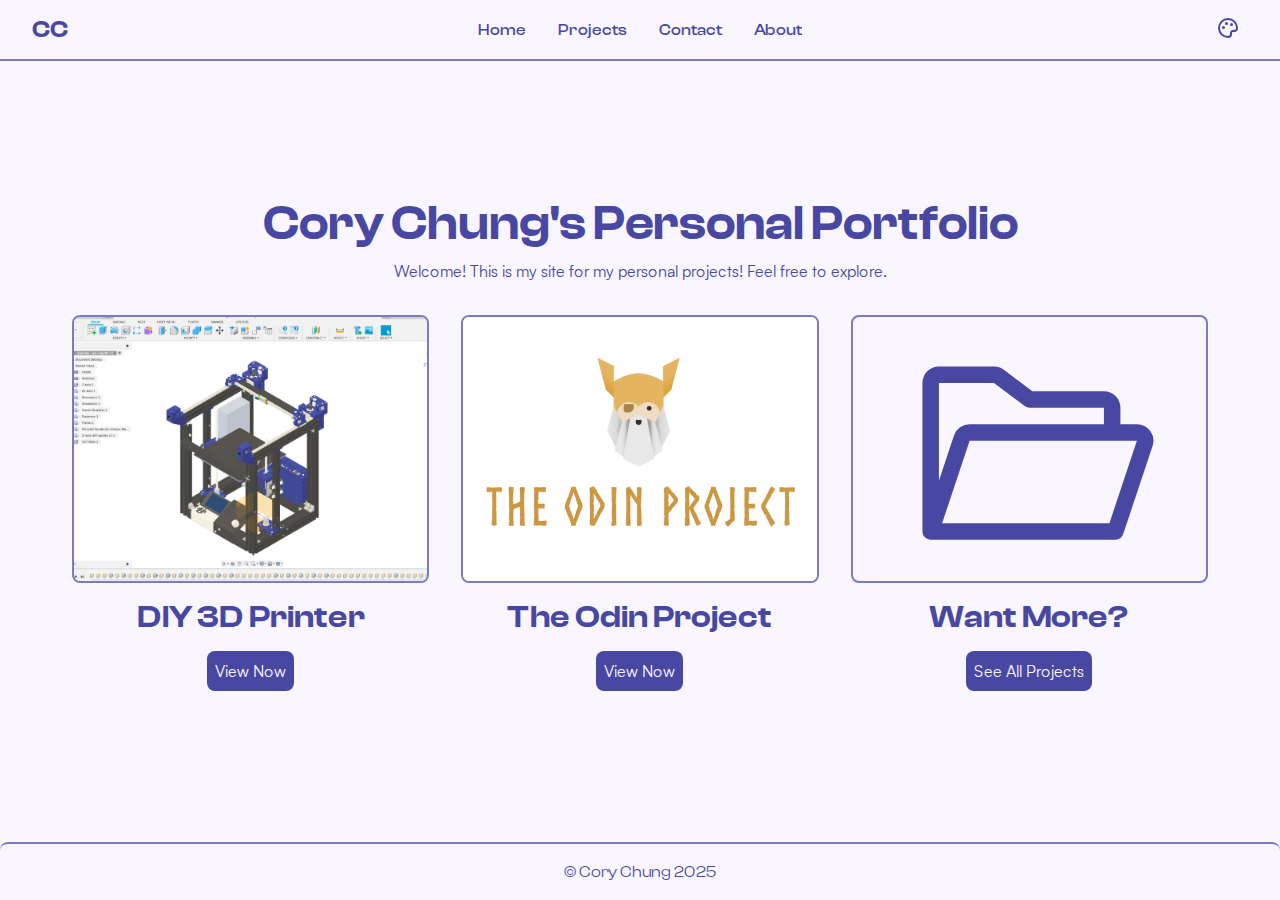
<file: index.html>
<!DOCTYPE html>
<html lang="en">
  <head>
    <meta charset="UTF-8">
    <meta name="viewport" content="width=device-width, initial-scale=1">
    <meta name="description" content="Homepage for Cory Chung's personal portfolio showcasing various projects.">
    <title>Cory's Personal Portfolio</title>
    <script src="theme-picker.js"></script>
    <link rel="stylesheet" href="style.css">
  </head>
  <body>
    <noscript>Your browser does not support JavaScript!</noscript> 
    <header>
        <nav>
            <a href="index.html" class="logo">CC</a>
            <button id="burger-menu" popovertarget="mypopover">Menu</button>
            <ul id="mypopover" popover>
                <li><a href="/index.html">Home</a></li>
                <li><a href="/projects.html">Projects</a></li>
                <li><a href="/contact.html">Contact</a></li>
                <li><a href="/about.html">About</a></li>
            </ul>
            <button id="theme-picker" commandfor="themeDialog" command="show-modal" aria-label="Pick a theme" hidden>
                <svg width="24px" height="24px" viewBox="0 0 24 24" fill="none" xmlns="http://www.w3.org/2000/svg">
                    <path d="M15.5 8.5H15.51M10.5 7.5H10.51M7.5 11.5H7.51M12 21C7.02944 21 3 16.9706 3 12C3 7.02944 7.02944 3 12 3C16.9706 3 21 7.02944 21 12C21 13.6569 19.6569 15 18 15H17.4C17.0284 15 16.8426 15 16.6871 15.0246C15.8313 15.1602 15.1602 15.8313 15.0246 16.6871C15 16.8426 15 17.0284 15 17.4V18C15 19.6569 13.6569 21 12 21ZM16 8.5C16 8.77614 15.7761 9 15.5 9C15.2239 9 15 8.77614 15 8.5C15 8.22386 15.2239 8 15.5 8C15.7761 8 16 8.22386 16 8.5ZM11 7.5C11 7.77614 10.7761 8 10.5 8C10.2239 8 10 7.77614 10 7.5C10 7.22386 10.2239 7 10.5 7C10.7761 7 11 7.22386 11 7.5ZM8 11.5C8 11.7761 7.77614 12 7.5 12C7.22386 12 7 11.7761 7 11.5C7 11.2239 7.22386 11 7.5 11C7.77614 11 8 11.2239 8 11.5Z" stroke="#000000" stroke-width="2" stroke-linecap="round" stroke-linejoin="round"/>
                </svg>
            </button>
        </nav>
    </header>
    <main>
        <section>
            <h1>Cory Chung's Personal Portfolio</h1>
            <p>Welcome! This is my site for my personal projects! Feel free to explore.</p>
            <div class="project-grid">
                <project-card>
                    <picture>
                        <source srcset="/media/images/duender/duender-600.webp" media="(max-width: 600px)" type="image/webp">
                        <source srcset="/media/images/duender/duender-1200.webp" media="(max-width: 1200px)" type="image/webp">
                        <source srcset="/media/images/duender/duender-2000.webp" type="image/webp">
                        <img src="/media/images/duender/duender.png" alt="Screenshot of the 3D model of the Duender 3D printer">
                    </picture>
                    <h2>DIY 3D Printer</h2>
                    <a href="projects/duender.html">View Now</a><br>
                </project-card>
                <project-card>
                    <picture>
                        <source srcset="/media/images/odin/odin-600.webp" media="(max-width: 600px)" type="image/webp">
                        <source srcset="/media/images/odin/odin-1200.webp" media="(max-width: 1200px)" type="image/webp">
                        <source srcset="/media/images/odin/odin-2000.webp" type="image/webp">
                        <img src="/media/images/odin/odin.png" alt="Logo for The Odin Project web dev bootcamp">
                    </picture>
                    <h2>The Odin Project</h2>
                    <a href="projects/odin.html">View Now</a><br>
                </project-card>
                <project-card>
                    <svg xmlns="http://www.w3.org/2000/svg" viewBox="0 0 256 256" role="img" aria-labelledby="svgTitle svgDescription">
                        <title id="svgTitle">Folder</title>
                        <desc id="svgDescription">
                            Icon of a folder indicating future or other projects.
                        </desc>>
                        <path d="M245,110.64A16,16,0,0,0,232,104H216V88a16,16,0,0,0-16-16H130.67L102.94,51.2a16.14,16.14,0,0,0-9.6-3.2H40A16,16,0,0,0,24,64V208h0a8,8,0,0,0,8,8H211.1a8,8,0,0,0,7.59-5.47l28.49-85.47A16.05,16.05,0,0,0,245,110.64ZM93.34,64,123.2,86.4A8,8,0,0,0,128,88h72v16H69.77a16,16,0,0,0-15.18,10.94L40,158.7V64Zm112,136H43.1l26.67-80H232Z"></path>
                    </svg>
                    <h2>Want More?</h2>
                    <a href="projects.html">See All Projects</a><br>
                </project-card>
            </div>
        </section>
    </main>
    <footer>
        <p>&copy; Cory Chung 2025</p>
    </footer>

    <!-- Theme Picker Dialog -->
    <dialog id="themeDialog">
        <header>
            <h3>Pick a theme!</h3>
        </header>
        <form>
            <input id="light" name="theme" type="radio" data-theme="light" onclick="light_theme()" checked></input>
            <label for="light">Light</label>
            <br>
            <input id="dark" name="theme" type="radio" data-theme="dark" onclick="dark_theme()"></input>
            <label for="dark">Dark</label>
        </form>
        <footer>
            <button commandfor="themeDialog" command="close">Close</button>
        </footer>
    </dialog>

  </body>
</html>
</file>
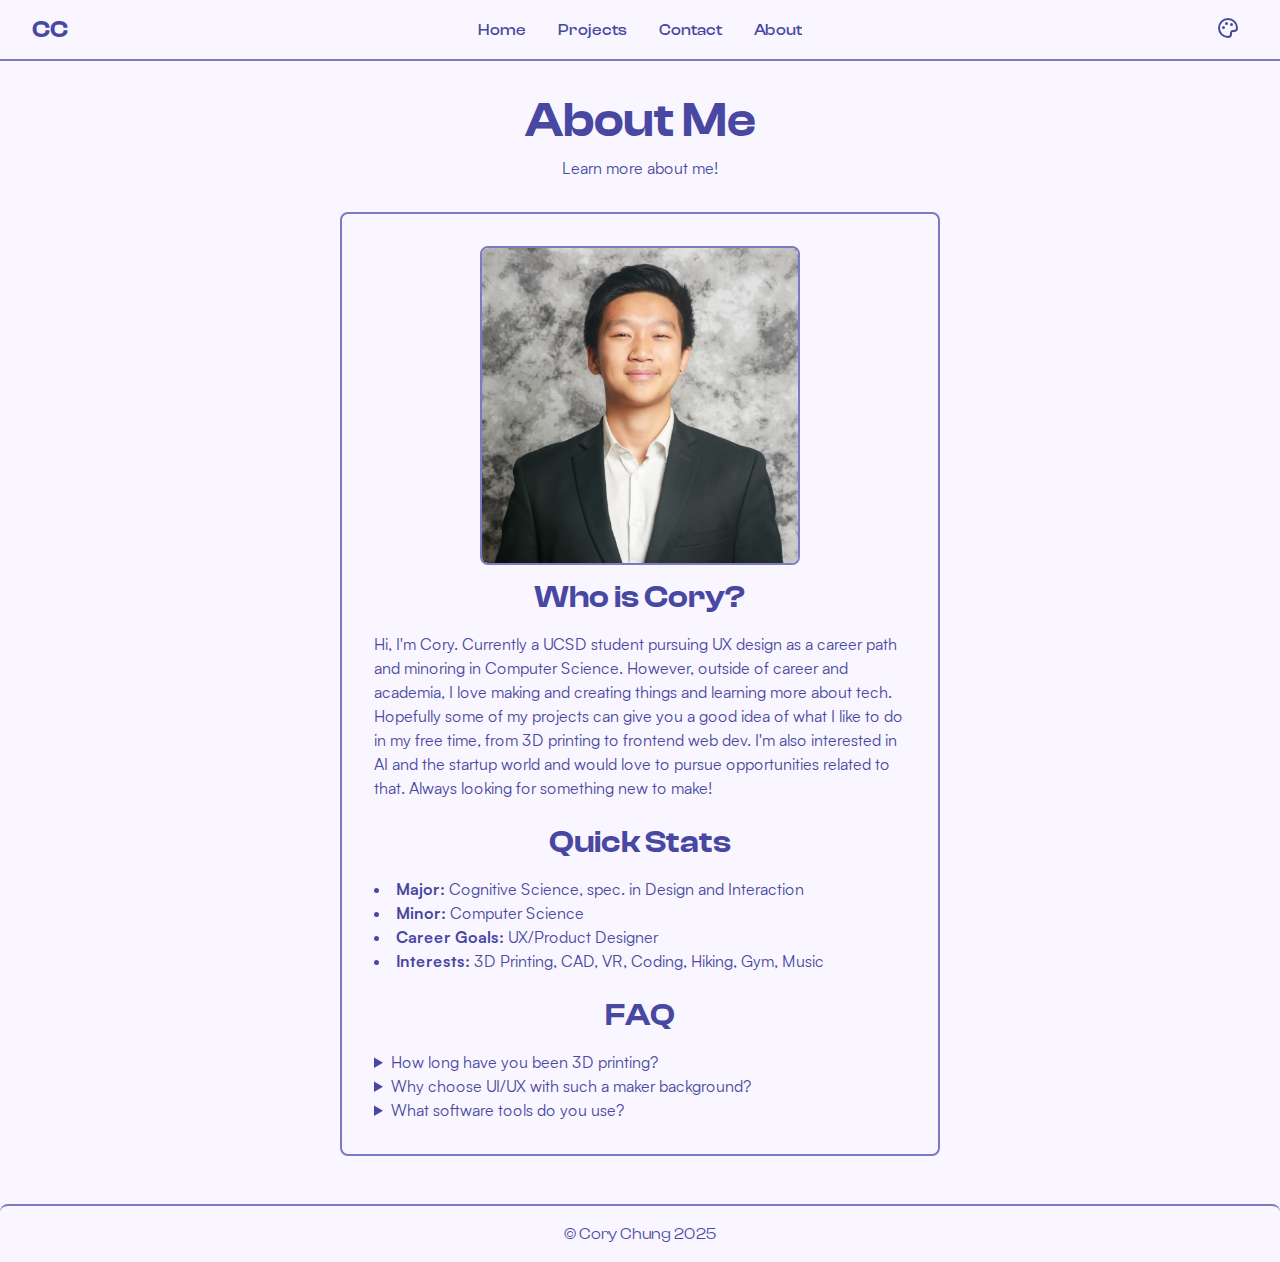
<file: about.html>
<!DOCTYPE html>
<html lang="en">
  <head>
    <meta charset="UTF-8">
    <meta name="viewport" content="width=device-width, initial-scale=1">
    <meta name="description" content="About page for Cory Chung's personal portfolio.">
    <title>About Me</title>
    <script src="theme-picker.js"></script>
    <link rel="stylesheet" href="style.css">
  </head>
  <body>
    <noscript>Your browser does not support JavaScript!</noscript>
    <header>
        <nav>
            <a href="index.html" class="logo">CC</a>
            <button id="burger-menu" popovertarget="mypopover">Menu</button>
            <ul id="mypopover" popover>
                <li><a href="/index.html">Home</a></li>
                <li><a href="/projects.html">Projects</a></li>
                <li><a href="/contact.html">Contact</a></li>
                <li><a href="/about.html">About</a></li>
            </ul>
            <button commandfor="themeDialog" command="show-modal" aria-label="Pick a theme">
                <svg width="24px" height="24px" viewBox="0 0 24 24" fill="none" xmlns="http://www.w3.org/2000/svg">
                    <path d="M15.5 8.5H15.51M10.5 7.5H10.51M7.5 11.5H7.51M12 21C7.02944 21 3 16.9706 3 12C3 7.02944 7.02944 3 12 3C16.9706 3 21 7.02944 21 12C21 13.6569 19.6569 15 18 15H17.4C17.0284 15 16.8426 15 16.6871 15.0246C15.8313 15.1602 15.1602 15.8313 15.0246 16.6871C15 16.8426 15 17.0284 15 17.4V18C15 19.6569 13.6569 21 12 21ZM16 8.5C16 8.77614 15.7761 9 15.5 9C15.2239 9 15 8.77614 15 8.5C15 8.22386 15.2239 8 15.5 8C15.7761 8 16 8.22386 16 8.5ZM11 7.5C11 7.77614 10.7761 8 10.5 8C10.2239 8 10 7.77614 10 7.5C10 7.22386 10.2239 7 10.5 7C10.7761 7 11 7.22386 11 7.5ZM8 11.5C8 11.7761 7.77614 12 7.5 12C7.22386 12 7 11.7761 7 11.5C7 11.2239 7.22386 11 7.5 11C7.77614 11 8 11.2239 8 11.5Z" stroke="#4848a2" stroke-width="2" stroke-linecap="round" stroke-linejoin="round"/>
                </svg>
            </button>
        </nav>
    </header>
    <main>
        <h1>About Me</h1>
        <p>Learn more about me!</p>
        <section class="page-section">
        <picture>
            <source srcset="/media/images/cory/cory-600.webp" media="(max-width: 600px)" type="image/webp">
            <source srcset="/media/images/cory/cory-1200.webp" media="(max-width: 1200px)" type="image/webp">
            <source srcset="/media/images/cory/cory-2000.webp" type="image/webp">
            <img src="/media/images/cory/cory.jpg" alt="Portrait of Cory Chung">
        </picture>
            <section>
                <h2>Who is Cory?</h2>
                <p>Hi, I'm Cory. Currently a UCSD student pursuing UX design as a career path and minoring in Computer Science. However, outside of career and academia, I love making and creating things and learning more about tech. Hopefully some of my projects can give you a good idea of what I like to do in my free time, from 3D printing to frontend web dev. I'm also interested in AI and the startup world and would love to pursue opportunities related to that. Always looking for something new to make!</p>
            </section>
            <section>
                <h2>Quick Stats</h2>
                <ul>
                    <li><b>Major: </b>Cognitive Science, spec. in Design and Interaction</li>
                    <li><b>Minor: </b>Computer Science</li>
                    <li><b>Career Goals:</b> UX/Product Designer</li>
                    <li><b>Interests:</b> 3D Printing, CAD, VR, Coding, Hiking, Gym, Music</li>
                </ul>
            </section>
            <section>
                <h2>FAQ</h2>
                <details>
                    <summary>How long have you been 3D printing?</summary>
                    <p>Since 2017! My parents bought me a 3D printer kit called the "Anet A8" made of acrylic and a lot of loose wires (also famous for fire hazards but luckily not mine). Ever since then, I've worked with various other brands, tinkering and upgrading, and currently use a Bambu A1 mini. </p>
                </details>
                <details>
                    <summary>Why choose UI/UX with such a maker background?</summary>
                    <p>I've always been a tinkerer but for some reason I never thought of my background there as a potential career choice. I like keeping it separate as it gives me the freedom to explore my own fields rather than pressure to adhere to some job criteria. Plus when it comes to UI/UX I like solving problems, so working towards a set goal makes things much easier.</p>
                </details> 
                <details>
                    <summary>What software tools do you use?</summary>
                    <p>While it tends to vary as I love trying out new things, here are my current standards:</p>
                    <ul>
                        <li>Figma - UI/UX Design</li>
                        <li>Fusion - 3D Modeling</li>
                        <li>Orca Slicer, Bambu Studio - 3D Printer Slicing</li>
                        <li>VS Code - Web Development</li>
                    </ul>
                    <p>I've also been tinkering with new 2D design programs like Affinity Designer and video editing programs like DaVinci Resolve!</p>
                </details>
            </section>
        </section>
    </main>
    <footer>
        <p>&copy; Cory Chung 2025</p>
    </footer>
    <!-- Theme Picker Dialog -->
    <dialog id="themeDialog">
        <header>
            <h3>Pick a theme!</h3>
        </header>
        <form>
            <input id="light" name="theme" type="radio" data-theme="light" onclick="light_theme()" checked></input>
            <label for="light">Light</label>
            <br>
            <input id="dark" name="theme" type="radio" data-theme="dark" onclick="dark_theme()"></input>
            <label for="dark">Dark</label>
        </form>
        <footer>
            <button commandfor="themeDialog" command="close">Close</button>
        </footer>
    </dialog>
  </body>
  
</html>
</file>
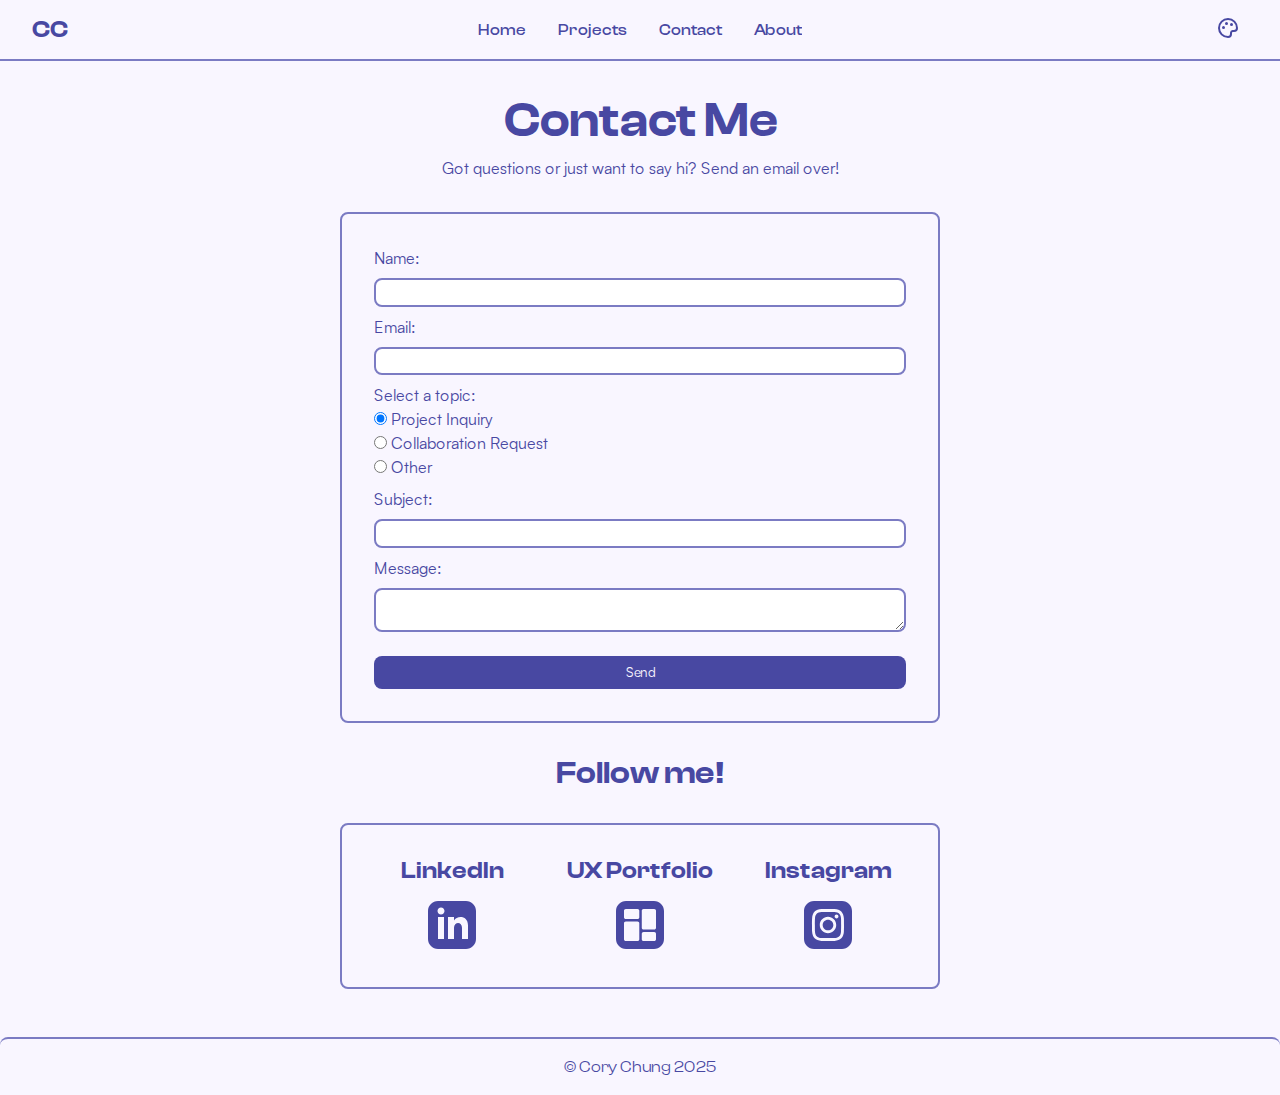
<file: contact.html>
<!DOCTYPE html>
<html lang="en">
  <head>
    <meta charset="UTF-8">
    <meta name="viewport" content="width=device-width, initial-scale=1">
    <meta name="description" content="Contact page for Cory Chung's personal portfolio.">
    <title>Contact Me</title>
    <script src="theme-picker.js"></script>
    <link rel="stylesheet" href="style.css">
  </head>
  <body>
    <noscript>Your browser does not support JavaScript!</noscript>   
    <header>
        <nav>
            <a href="index.html" class="logo">CC</a>
            <button id="burger-menu" popovertarget="mypopover">Menu</button>
            <ul id="mypopover" popover>
                <li><a href="/index.html">Home</a></li>
                <li><a href="/projects.html">Projects</a></li>
                <li><a href="/contact.html">Contact</a></li>
                <li><a href="/about.html">About</a></li>
            </ul>
            <button id="theme-picker" commandfor="themeDialog" command="show-modal" aria-label="Pick a theme" hidden>
                <svg width="24px" height="24px" viewBox="0 0 24 24" fill="none" xmlns="http://www.w3.org/2000/svg">
                    <path d="M15.5 8.5H15.51M10.5 7.5H10.51M7.5 11.5H7.51M12 21C7.02944 21 3 16.9706 3 12C3 7.02944 7.02944 3 12 3C16.9706 3 21 7.02944 21 12C21 13.6569 19.6569 15 18 15H17.4C17.0284 15 16.8426 15 16.6871 15.0246C15.8313 15.1602 15.1602 15.8313 15.0246 16.6871C15 16.8426 15 17.0284 15 17.4V18C15 19.6569 13.6569 21 12 21ZM16 8.5C16 8.77614 15.7761 9 15.5 9C15.2239 9 15 8.77614 15 8.5C15 8.22386 15.2239 8 15.5 8C15.7761 8 16 8.22386 16 8.5ZM11 7.5C11 7.77614 10.7761 8 10.5 8C10.2239 8 10 7.77614 10 7.5C10 7.22386 10.2239 7 10.5 7C10.7761 7 11 7.22386 11 7.5ZM8 11.5C8 11.7761 7.77614 12 7.5 12C7.22386 12 7 11.7761 7 11.5C7 11.2239 7.22386 11 7.5 11C7.77614 11 8 11.2239 8 11.5Z" stroke="#4848a2" stroke-width="2" stroke-linecap="round" stroke-linejoin="round"/>
                </svg>
            </button>
        </nav>
    </header>
    <main>
        <section>
            <h1>Contact Me</h1>
            <p>Got questions or just want to say hi? Send an email over!</p>
            <form class="page-section">
                <label for="name">Name:</label>
                <input type="text" id="name" name="name" required>

                <label for="email">Email:</label>
                <input type="email" id="email" name="email" required>

                <fieldset>
                    <legend>Select a topic:</legend>
                    <input type="radio" id="proj-inq" name="topic" checked />
                    <label for="proj-inq">Project Inquiry</label><br>
                    <input type="radio" id="collab-req" name="topic"/>
                    <label for="collab-req">Collaboration Request</label><br>
                    <input type="radio" id="other" name="topic"/>
                    <label for="other">Other</label><br>
                </fieldset>

                <label for="subject">Subject:</label>
                <input type="text" id="subject" name="subject" required>

                <label for="message">Message:</label>
                <textarea id="message" name="message" required></textarea>

                <button type="submit">Send</button>
            </form>      
        </section>
        <section>
            <h2>Follow me!</h2>
            <div class="page-section" id="social-links">
                <section>
                    <h3>LinkedIn</h3>
                    <a aria-label="LinkedIn" href="https://www.linkedin.com/in/corychung1/">
                        <svg xmlns="http://www.w3.org/2000/svg" width="48px" height="48px" viewBox="0 0 24 24">
                            <path d="M19 0h-14c-2.761 0-5 2.239-5 5v14c0 2.761 2.239 5 5 5h14c2.762 0 5-2.239 5-5v-14c0-2.761-2.238-5-5-5zm-11 19h-3v-11h3v11zm-1.5-12.268c-.966 0-1.75-.79-1.75-1.764s.784-1.764 1.75-1.764 1.75.79 1.75 1.764-.783 1.764-1.75 1.764zm13.5 12.268h-3v-5.604c0-3.368-4-3.113-4 0v5.604h-3v-11h3v1.765c1.396-2.586 7-2.777 7 2.476v6.759z"/>
                        </svg>
                    </a>
                </section>
                <section>
                    <h3>UX Portfolio</h3>
                    <a aria-label="UX Portfolio" href="https://corychung.framer.website/">
                        <svg version="1.1" width="48px" height="48px" xmlns="http://www.w3.org/2000/svg" xmlns:svg="http://www.w3.org/2000/svg" viewBox="0 0 24 24">
                            <path d="M 4.9999935,5.1293945e-7 C 2.2389935,5.1293945e-7 -6.5087891e-6,2.2390035 -6.5087891e-6,5.0000005 V 19.000001 c 0,2.760997 2.2390000087891,5 5.0000000087891,5 H 18.999993 c 2.762,0 5,-2.239003 5,-5 V 5.0000005 c 0,-2.760997 -2.238,-4.99999998706055 -5,-4.99999998706055 z M 4.8886635,4.0000005 h 5.8671895 c 0.49066,0 0.88867,0.398005 0.88867,0.888672 v 3.201172 c 0,0.490666 -0.39801,0.888672 -0.88867,0.888672 H 4.8886635 c -0.49067,0 -0.88867,-0.398006 -0.88867,-0.888672 v -3.201172 c 0,-0.490667 0.398,-0.888672 0.88867,-0.888672 z m 8.8886695,0 h 5.33399 c 0.49067,0 0.88867,0.398005 0.88867,0.888672 v 8.5332035 c 0,0.490667 -0.398,0.888672 -0.88867,0.888672 h -5.33399 c -0.49067,0 -0.88867,-0.398005 -0.88867,-0.888672 V 4.8886725 c 0,-0.490667 0.398,-0.888672 0.88867,-0.888672 z M 4.8886635,10.222657 h 5.8671895 c 0.49066,0 0.88867,0.398006 0.88867,0.888672 v 8 c 0,0.490667 -0.39801,0.888672 -0.88867,0.888672 H 4.8886635 c -0.49067,0 -0.88867,-0.398005 -0.88867,-0.888672 v -8 c 0,-0.490666 0.398,-0.888672 0.88867,-0.888672 z m 8.8886695,5.332032 h 5.33399 c 0.49067,0 0.88867,0.399958 0.88867,0.890624 v 2.666016 c 0,0.490667 -0.398,0.888672 -0.88867,0.888672 h -5.33399 c -0.49067,0 -0.88867,-0.398005 -0.88867,-0.888672 v -2.666016 c 0,-0.464888 0.41045,-0.890624 0.88867,-0.890624 z" />
                        </svg>
                    </a>
                </section>
                <section>
                    <h3>Instagram</h3>
                    <a aria-label="Instagram Profile" href="https://www.instagram.com/corychung">
                        <svg xmlns="http://www.w3.org/2000/svg" width="48px" height="48px" viewBox="0 0 24 24">
                            <path d="M15.233 5.488c-.843-.038-1.097-.046-3.233-.046s-2.389.008-3.232.046c-2.17.099-3.181 1.127-3.279 3.279-.039.844-.048 1.097-.048 3.233s.009 2.389.047 3.233c.099 2.148 1.106 3.18 3.279 3.279.843.038 1.097.047 3.233.047 2.137 0 2.39-.008 3.233-.046 2.17-.099 3.18-1.129 3.279-3.279.038-.844.046-1.097.046-3.233s-.008-2.389-.046-3.232c-.099-2.153-1.111-3.182-3.279-3.281zm-3.233 10.62c-2.269 0-4.108-1.839-4.108-4.108 0-2.269 1.84-4.108 4.108-4.108s4.108 1.839 4.108 4.108c0 2.269-1.839 4.108-4.108 4.108zm4.271-7.418c-.53 0-.96-.43-.96-.96s.43-.96.96-.96.96.43.96.96-.43.96-.96.96zm-1.604 3.31c0 1.473-1.194 2.667-2.667 2.667s-2.667-1.194-2.667-2.667c0-1.473 1.194-2.667 2.667-2.667s2.667 1.194 2.667 2.667zm4.333-12h-14c-2.761 0-5 2.239-5 5v14c0 2.761 2.239 5 5 5h14c2.762 0 5-2.239 5-5v-14c0-2.761-2.238-5-5-5zm.952 15.298c-.132 2.909-1.751 4.521-4.653 4.654-.854.039-1.126.048-3.299.048s-2.444-.009-3.298-.048c-2.908-.133-4.52-1.748-4.654-4.654-.039-.853-.048-1.125-.048-3.298 0-2.172.009-2.445.048-3.298.134-2.908 1.748-4.521 4.654-4.653.854-.04 1.125-.049 3.298-.049s2.445.009 3.299.048c2.908.133 4.523 1.751 4.653 4.653.039.854.048 1.127.048 3.299 0 2.173-.009 2.445-.048 3.298z"/>
                        </svg>
                    </a>
                </section>
            </div>
        </section>
    </main>
    <footer>
        <p>&copy; Cory Chung 2025</p>
    </footer>

    <!-- Theme Picker Dialog -->
    <dialog id="themeDialog">
        <header>
            <h3>Pick a theme!</h3>
        </header>
        <form>
            <input id="light" name="theme" type="radio" data-theme="light" onclick="light_theme()" checked></input>
            <label for="light">Light</label>
            <br>
            <input id="dark" name="theme" type="radio" data-theme="dark" onclick="dark_theme()"></input>
            <label for="dark">Dark</label>
        </form>
        <footer>
            <button commandfor="themeDialog" command="close">Close</button>
        </footer>
    </dialog>
  </body>
</html>
</file>
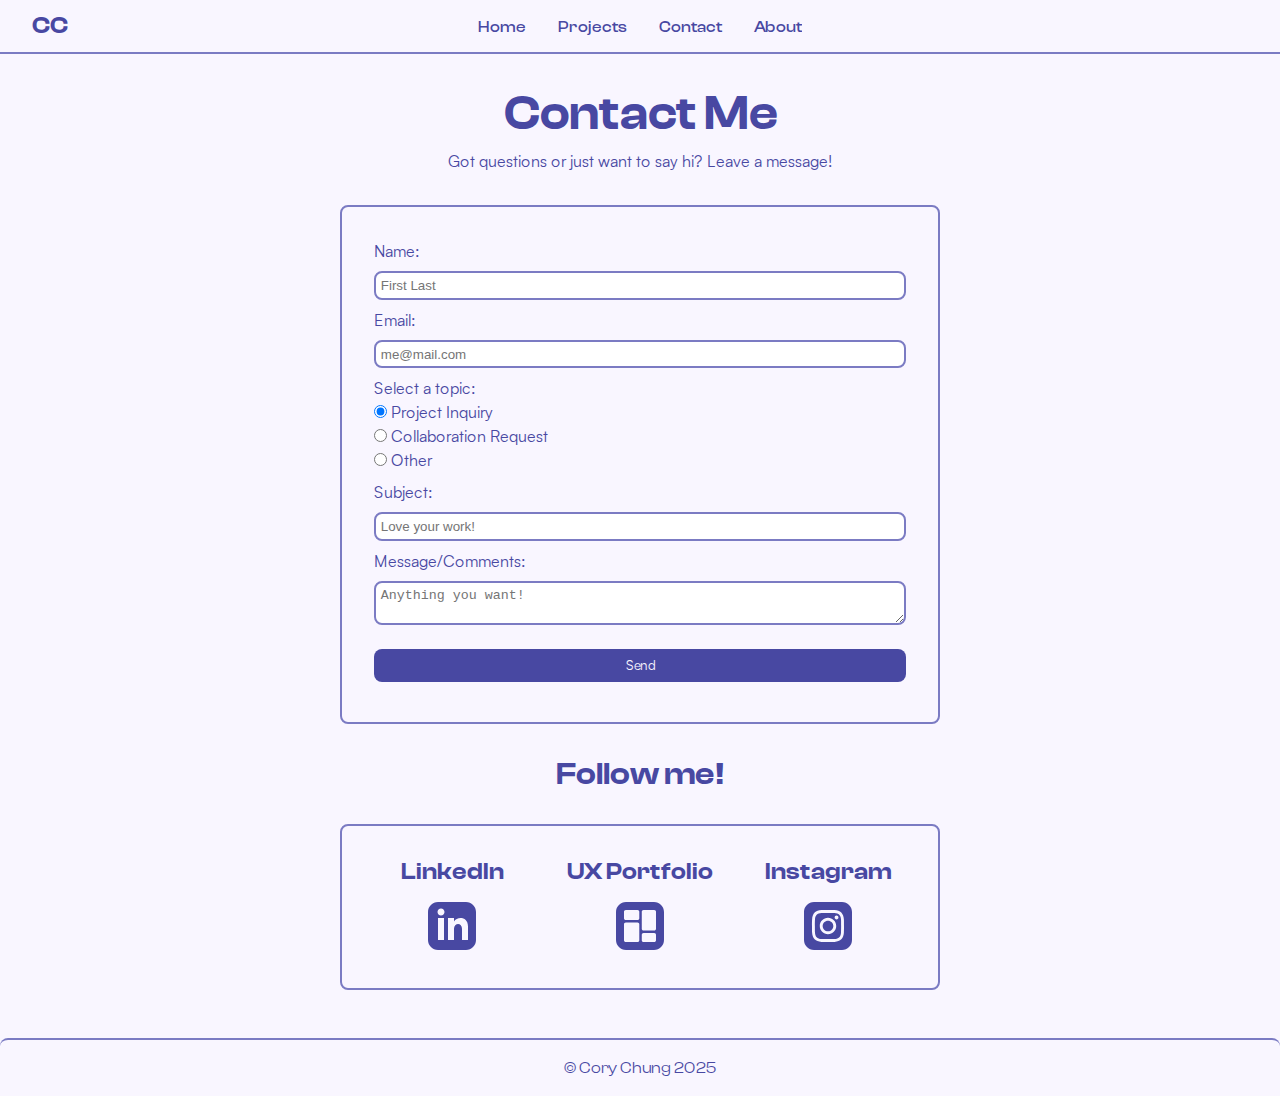
<file: form-no-js.html>
<!DOCTYPE html>
<html lang="en">
  <head>
    <meta charset="UTF-8">
    <meta name="viewport" content="width=device-width, initial-scale=1">
    <meta name="description" content="Contact page for Cory Chung's personal portfolio.">
    <title>Contact Me</title>
    <link rel="stylesheet" href="style.css">
  </head>
  <body>
    <header>
        <nav>
            <a href="index.html" class="logo">CC</a>
            <button id="burger-menu" popovertarget="mypopover">Menu</button>
            <ul id="mypopover" popover>
                <li><a href="/index.html">Home</a></li>
                <li><a href="/projects.html">Projects</a></li>
                <li><a href="/contact.html">Contact</a></li>
                <li><a href="/about.html">About</a></li>
            </ul>
            <button id="theme-picker" commandfor="themeDialog" command="show-modal" aria-label="Pick a theme" hidden>
                <svg width="24px" height="24px" viewBox="0 0 24 24" fill="none" xmlns="http://www.w3.org/2000/svg">
                    <path d="M15.5 8.5H15.51M10.5 7.5H10.51M7.5 11.5H7.51M12 21C7.02944 21 3 16.9706 3 12C3 7.02944 7.02944 3 12 3C16.9706 3 21 7.02944 21 12C21 13.6569 19.6569 15 18 15H17.4C17.0284 15 16.8426 15 16.6871 15.0246C15.8313 15.1602 15.1602 15.8313 15.0246 16.6871C15 16.8426 15 17.0284 15 17.4V18C15 19.6569 13.6569 21 12 21ZM16 8.5C16 8.77614 15.7761 9 15.5 9C15.2239 9 15 8.77614 15 8.5C15 8.22386 15.2239 8 15.5 8C15.7761 8 16 8.22386 16 8.5ZM11 7.5C11 7.77614 10.7761 8 10.5 8C10.2239 8 10 7.77614 10 7.5C10 7.22386 10.2239 7 10.5 7C10.7761 7 11 7.22386 11 7.5ZM8 11.5C8 11.7761 7.77614 12 7.5 12C7.22386 12 7 11.7761 7 11.5C7 11.2239 7.22386 11 7.5 11C7.77614 11 8 11.2239 8 11.5Z" stroke="#4848a2" stroke-width="2" stroke-linecap="round" stroke-linejoin="round"/>
                </svg>
            </button>
        </nav>
    </header>
    <main>
        <section>
            <h1>Contact Me</h1>
            <p>Got questions or just want to say hi? Leave a message!</p>
            <form class="page-section" action="https://httpbin.org/post" method="post">

                <input type="hidden" name="possible_bot" value="true">

                <label for="name">Name:</label>
                <input type="text" id="name" name="name" minlength="2" maxlength="80" pattern="[A-Za-z' \-]+" placeholder="First Last" required>

                <label for="email">Email:</label>
                <input type="email" id="email" name="email" minlength="4" maxlength="254" placeholder="me@mail.com" required>

                <fieldset>
                    <legend>Select a topic:</legend>
                    <input type="radio" id="proj-inq" value="proj-inq" name="topic" checked />
                    <label for="proj-inq">Project Inquiry</label><br>
                    <input type="radio" id="collab-req" value="collab-req" name="topic"/>
                    <label for="collab-req">Collaboration Request</label><br>
                    <input type="radio" id="other" value="other" name="topic"/>
                    <label for="other">Other</label><br>
                </fieldset>

                <label for="subject">Subject:</label>
                <input type="text" id="subject" name="subject" minlength="2" maxlength="70" placeholder="Love your work!" required>

                <label for="comments">Message/Comments:</label>
                <textarea id="comments" name="comments" maxlength="300" placeholder="Anything you want!" required></textarea>

                <button type="submit">Send</button>
                <div class="form-message">
                    <output id="form-error"></output>
                    <output id="form-info"></output>
                </div>
            </form>      
        </section>
        <section>
            <h2>Follow me!</h2>
            <div class="page-section" id="social-links">
                <section>
                    <h3>LinkedIn</h3>
                    <a aria-label="LinkedIn" href="https://www.linkedin.com/in/corychung1/">
                        <svg xmlns="http://www.w3.org/2000/svg" width="48px" height="48px" viewBox="0 0 24 24">
                            <path d="M19 0h-14c-2.761 0-5 2.239-5 5v14c0 2.761 2.239 5 5 5h14c2.762 0 5-2.239 5-5v-14c0-2.761-2.238-5-5-5zm-11 19h-3v-11h3v11zm-1.5-12.268c-.966 0-1.75-.79-1.75-1.764s.784-1.764 1.75-1.764 1.75.79 1.75 1.764-.783 1.764-1.75 1.764zm13.5 12.268h-3v-5.604c0-3.368-4-3.113-4 0v5.604h-3v-11h3v1.765c1.396-2.586 7-2.777 7 2.476v6.759z"/>
                        </svg>
                    </a>
                </section>
                <section>
                    <h3>UX Portfolio</h3>
                    <a aria-label="UX Portfolio" href="https://corychung.framer.website/">
                        <svg version="1.1" width="48px" height="48px" xmlns="http://www.w3.org/2000/svg" xmlns:svg="http://www.w3.org/2000/svg" viewBox="0 0 24 24">
                            <path d="M 4.9999935,5.1293945e-7 C 2.2389935,5.1293945e-7 -6.5087891e-6,2.2390035 -6.5087891e-6,5.0000005 V 19.000001 c 0,2.760997 2.2390000087891,5 5.0000000087891,5 H 18.999993 c 2.762,0 5,-2.239003 5,-5 V 5.0000005 c 0,-2.760997 -2.238,-4.99999998706055 -5,-4.99999998706055 z M 4.8886635,4.0000005 h 5.8671895 c 0.49066,0 0.88867,0.398005 0.88867,0.888672 v 3.201172 c 0,0.490666 -0.39801,0.888672 -0.88867,0.888672 H 4.8886635 c -0.49067,0 -0.88867,-0.398006 -0.88867,-0.888672 v -3.201172 c 0,-0.490667 0.398,-0.888672 0.88867,-0.888672 z m 8.8886695,0 h 5.33399 c 0.49067,0 0.88867,0.398005 0.88867,0.888672 v 8.5332035 c 0,0.490667 -0.398,0.888672 -0.88867,0.888672 h -5.33399 c -0.49067,0 -0.88867,-0.398005 -0.88867,-0.888672 V 4.8886725 c 0,-0.490667 0.398,-0.888672 0.88867,-0.888672 z M 4.8886635,10.222657 h 5.8671895 c 0.49066,0 0.88867,0.398006 0.88867,0.888672 v 8 c 0,0.490667 -0.39801,0.888672 -0.88867,0.888672 H 4.8886635 c -0.49067,0 -0.88867,-0.398005 -0.88867,-0.888672 v -8 c 0,-0.490666 0.398,-0.888672 0.88867,-0.888672 z m 8.8886695,5.332032 h 5.33399 c 0.49067,0 0.88867,0.399958 0.88867,0.890624 v 2.666016 c 0,0.490667 -0.398,0.888672 -0.88867,0.888672 h -5.33399 c -0.49067,0 -0.88867,-0.398005 -0.88867,-0.888672 v -2.666016 c 0,-0.464888 0.41045,-0.890624 0.88867,-0.890624 z" />
                        </svg>
                    </a>
                </section>
                <section>
                    <h3>Instagram</h3>
                    <a aria-label="Instagram Profile" href="https://www.instagram.com/corychung">
                        <svg xmlns="http://www.w3.org/2000/svg" width="48px" height="48px" viewBox="0 0 24 24">
                            <path d="M15.233 5.488c-.843-.038-1.097-.046-3.233-.046s-2.389.008-3.232.046c-2.17.099-3.181 1.127-3.279 3.279-.039.844-.048 1.097-.048 3.233s.009 2.389.047 3.233c.099 2.148 1.106 3.18 3.279 3.279.843.038 1.097.047 3.233.047 2.137 0 2.39-.008 3.233-.046 2.17-.099 3.18-1.129 3.279-3.279.038-.844.046-1.097.046-3.233s-.008-2.389-.046-3.232c-.099-2.153-1.111-3.182-3.279-3.281zm-3.233 10.62c-2.269 0-4.108-1.839-4.108-4.108 0-2.269 1.84-4.108 4.108-4.108s4.108 1.839 4.108 4.108c0 2.269-1.839 4.108-4.108 4.108zm4.271-7.418c-.53 0-.96-.43-.96-.96s.43-.96.96-.96.96.43.96.96-.43.96-.96.96zm-1.604 3.31c0 1.473-1.194 2.667-2.667 2.667s-2.667-1.194-2.667-2.667c0-1.473 1.194-2.667 2.667-2.667s2.667 1.194 2.667 2.667zm4.333-12h-14c-2.761 0-5 2.239-5 5v14c0 2.761 2.239 5 5 5h14c2.762 0 5-2.239 5-5v-14c0-2.761-2.238-5-5-5zm.952 15.298c-.132 2.909-1.751 4.521-4.653 4.654-.854.039-1.126.048-3.299.048s-2.444-.009-3.298-.048c-2.908-.133-4.52-1.748-4.654-4.654-.039-.853-.048-1.125-.048-3.298 0-2.172.009-2.445.048-3.298.134-2.908 1.748-4.521 4.654-4.653.854-.04 1.125-.049 3.298-.049s2.445.009 3.299.048c2.908.133 4.523 1.751 4.653 4.653.039.854.048 1.127.048 3.299 0 2.173-.009 2.445-.048 3.298z"/>
                        </svg>
                    </a>
                </section>
            </div>
        </section>
    </main>
    <footer>
        <p>&copy; Cory Chung 2025</p>
    </footer>

    <!-- Theme Picker Dialog -->
    <dialog id="themeDialog">
        <header>
            <h3>Pick a theme!</h3>
        </header>
        <form>
            <input id="light" name="theme" type="radio" data-theme="light" onclick="light_theme()" checked></input>
            <label for="light">Light</label>
            <br>
            <input id="dark" name="theme" type="radio" data-theme="dark" onclick="dark_theme()"></input>
            <label for="dark">Dark</label>
        </form>
        <footer>
            <button commandfor="themeDialog" command="close">Close</button>
        </footer>
    </dialog>
  </body>
</html>
</file>
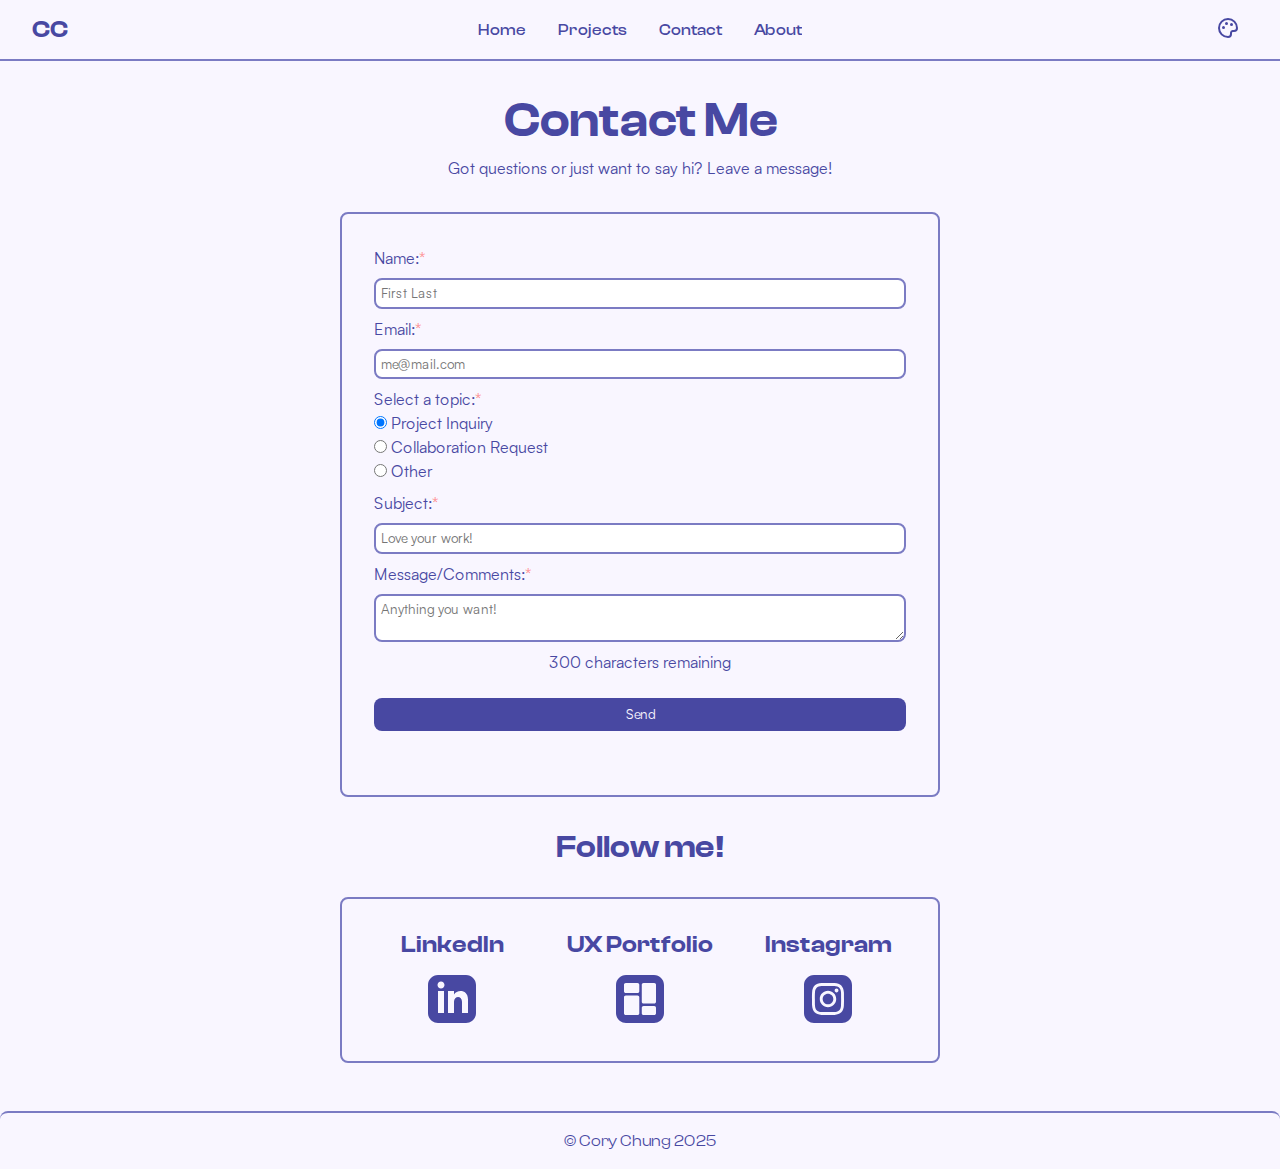
<file: form-with-js.html>
<!DOCTYPE html>
<html lang="en">
  <head>
    <meta charset="UTF-8">
    <meta name="viewport" content="width=device-width, initial-scale=1">
    <meta name="description" content="Contact page for Cory Chung's personal portfolio.">
    <title>Contact Me</title>
    <script src="theme-picker.js"></script>
    <script async src="script.js"></script>
    <link rel="stylesheet" href="style-with-js.css">
  </head>
  <body>
    <header>
        <nav>
            <a href="index.html" class="logo">CC</a>
            <button id="burger-menu" popovertarget="mypopover">Menu</button>
            <ul id="mypopover" popover>
                <li><a href="/index.html">Home</a></li>
                <li><a href="/projects.html">Projects</a></li>
                <li><a href="/contact.html">Contact</a></li>
                <li><a href="/about.html">About</a></li>
            </ul>
            <button id="theme-picker" commandfor="themeDialog" command="show-modal" aria-label="Pick a theme" hidden>
                <svg width="24px" height="24px" viewBox="0 0 24 24" fill="none" xmlns="http://www.w3.org/2000/svg">
                    <path d="M15.5 8.5H15.51M10.5 7.5H10.51M7.5 11.5H7.51M12 21C7.02944 21 3 16.9706 3 12C3 7.02944 7.02944 3 12 3C16.9706 3 21 7.02944 21 12C21 13.6569 19.6569 15 18 15H17.4C17.0284 15 16.8426 15 16.6871 15.0246C15.8313 15.1602 15.1602 15.8313 15.0246 16.6871C15 16.8426 15 17.0284 15 17.4V18C15 19.6569 13.6569 21 12 21ZM16 8.5C16 8.77614 15.7761 9 15.5 9C15.2239 9 15 8.77614 15 8.5C15 8.22386 15.2239 8 15.5 8C15.7761 8 16 8.22386 16 8.5ZM11 7.5C11 7.77614 10.7761 8 10.5 8C10.2239 8 10 7.77614 10 7.5C10 7.22386 10.2239 7 10.5 7C10.7761 7 11 7.22386 11 7.5ZM8 11.5C8 11.7761 7.77614 12 7.5 12C7.22386 12 7 11.7761 7 11.5C7 11.2239 7.22386 11 7.5 11C7.77614 11 8 11.2239 8 11.5Z" stroke="#4848a2" stroke-width="2" stroke-linecap="round" stroke-linejoin="round"/>
                </svg>
            </button>
        </nav>
    </header>
    <main>
        <section>
            <h1>Contact Me</h1>
            <p>Got questions or just want to say hi? Leave a message!</p>
            <form class="page-section" action="https://httpbin.org/post" method="post">

                <input type="hidden" name="possible_bot" value="true">
                
                <label for="name">Name:</label>
                <input type="text" id="name" name="name" minlength="2" maxlength="80" placeholder="First Last" required>
                
                <label for="email">Email:</label>
                <input type="email" id="email" name="email" minlength="4" maxlength="254" placeholder="me@mail.com" required>
                
                <fieldset>
                    <legend>Select a topic:</legend>
                    <input type="radio" id="proj-inq" value="proj-inq" name="topic" checked />
                    <label for="proj-inq">Project Inquiry</label><br>
                    <input type="radio" id="collab-req" value="collab-req" name="topic"/>
                    <label for="collab-req">Collaboration Request</label><br>
                    <input type="radio" id="other" value="other" name="topic"/>
                    <label for="other">Other</label><br>
                </fieldset>
                
                <label for="subject">Subject:</label>
                <input type="text" id="subject" name="subject" minlength="2" maxlength="70" placeholder="Love your work!" required>
                
                <label for="comments">Message/Comments:</label>
                <textarea id="comments" name="comments" maxlength="300" placeholder="Anything you want!" required></textarea>
                <output id="char-count">300 characters remaining</output>
                
                <button type="submit">Send</button>
                <div class="form-message">
                    <output id="form-error">Error message!</output>
                    <output id="form-info">Info message!</output>
                </div>
                
                <input type="hidden" name="form-errors" id="form-errors">
            </form>      
        </section>
        <section>
            <h2>Follow me!</h2>
            <div class="page-section" id="social-links">
                <section>
                    <h3>LinkedIn</h3>
                    <a aria-label="LinkedIn" href="https://www.linkedin.com/in/corychung1/">
                        <svg xmlns="http://www.w3.org/2000/svg" width="48px" height="48px" viewBox="0 0 24 24">
                            <path d="M19 0h-14c-2.761 0-5 2.239-5 5v14c0 2.761 2.239 5 5 5h14c2.762 0 5-2.239 5-5v-14c0-2.761-2.238-5-5-5zm-11 19h-3v-11h3v11zm-1.5-12.268c-.966 0-1.75-.79-1.75-1.764s.784-1.764 1.75-1.764 1.75.79 1.75 1.764-.783 1.764-1.75 1.764zm13.5 12.268h-3v-5.604c0-3.368-4-3.113-4 0v5.604h-3v-11h3v1.765c1.396-2.586 7-2.777 7 2.476v6.759z"/>
                        </svg>
                    </a>
                </section>
                <section>
                    <h3>UX Portfolio</h3>
                    <a aria-label="UX Portfolio" href="https://corychung.framer.website/">
                        <svg version="1.1" width="48px" height="48px" xmlns="http://www.w3.org/2000/svg" xmlns:svg="http://www.w3.org/2000/svg" viewBox="0 0 24 24">
                            <path d="M 4.9999935,5.1293945e-7 C 2.2389935,5.1293945e-7 -6.5087891e-6,2.2390035 -6.5087891e-6,5.0000005 V 19.000001 c 0,2.760997 2.2390000087891,5 5.0000000087891,5 H 18.999993 c 2.762,0 5,-2.239003 5,-5 V 5.0000005 c 0,-2.760997 -2.238,-4.99999998706055 -5,-4.99999998706055 z M 4.8886635,4.0000005 h 5.8671895 c 0.49066,0 0.88867,0.398005 0.88867,0.888672 v 3.201172 c 0,0.490666 -0.39801,0.888672 -0.88867,0.888672 H 4.8886635 c -0.49067,0 -0.88867,-0.398006 -0.88867,-0.888672 v -3.201172 c 0,-0.490667 0.398,-0.888672 0.88867,-0.888672 z m 8.8886695,0 h 5.33399 c 0.49067,0 0.88867,0.398005 0.88867,0.888672 v 8.5332035 c 0,0.490667 -0.398,0.888672 -0.88867,0.888672 h -5.33399 c -0.49067,0 -0.88867,-0.398005 -0.88867,-0.888672 V 4.8886725 c 0,-0.490667 0.398,-0.888672 0.88867,-0.888672 z M 4.8886635,10.222657 h 5.8671895 c 0.49066,0 0.88867,0.398006 0.88867,0.888672 v 8 c 0,0.490667 -0.39801,0.888672 -0.88867,0.888672 H 4.8886635 c -0.49067,0 -0.88867,-0.398005 -0.88867,-0.888672 v -8 c 0,-0.490666 0.398,-0.888672 0.88867,-0.888672 z m 8.8886695,5.332032 h 5.33399 c 0.49067,0 0.88867,0.399958 0.88867,0.890624 v 2.666016 c 0,0.490667 -0.398,0.888672 -0.88867,0.888672 h -5.33399 c -0.49067,0 -0.88867,-0.398005 -0.88867,-0.888672 v -2.666016 c 0,-0.464888 0.41045,-0.890624 0.88867,-0.890624 z" />
                        </svg>
                    </a>
                </section>
                <section>
                    <h3>Instagram</h3>
                    <a aria-label="Instagram Profile" href="https://www.instagram.com/corychung">
                        <svg xmlns="http://www.w3.org/2000/svg" width="48px" height="48px" viewBox="0 0 24 24">
                            <path d="M15.233 5.488c-.843-.038-1.097-.046-3.233-.046s-2.389.008-3.232.046c-2.17.099-3.181 1.127-3.279 3.279-.039.844-.048 1.097-.048 3.233s.009 2.389.047 3.233c.099 2.148 1.106 3.18 3.279 3.279.843.038 1.097.047 3.233.047 2.137 0 2.39-.008 3.233-.046 2.17-.099 3.18-1.129 3.279-3.279.038-.844.046-1.097.046-3.233s-.008-2.389-.046-3.232c-.099-2.153-1.111-3.182-3.279-3.281zm-3.233 10.62c-2.269 0-4.108-1.839-4.108-4.108 0-2.269 1.84-4.108 4.108-4.108s4.108 1.839 4.108 4.108c0 2.269-1.839 4.108-4.108 4.108zm4.271-7.418c-.53 0-.96-.43-.96-.96s.43-.96.96-.96.96.43.96.96-.43.96-.96.96zm-1.604 3.31c0 1.473-1.194 2.667-2.667 2.667s-2.667-1.194-2.667-2.667c0-1.473 1.194-2.667 2.667-2.667s2.667 1.194 2.667 2.667zm4.333-12h-14c-2.761 0-5 2.239-5 5v14c0 2.761 2.239 5 5 5h14c2.762 0 5-2.239 5-5v-14c0-2.761-2.238-5-5-5zm.952 15.298c-.132 2.909-1.751 4.521-4.653 4.654-.854.039-1.126.048-3.299.048s-2.444-.009-3.298-.048c-2.908-.133-4.52-1.748-4.654-4.654-.039-.853-.048-1.125-.048-3.298 0-2.172.009-2.445.048-3.298.134-2.908 1.748-4.521 4.654-4.653.854-.04 1.125-.049 3.298-.049s2.445.009 3.299.048c2.908.133 4.523 1.751 4.653 4.653.039.854.048 1.127.048 3.299 0 2.173-.009 2.445-.048 3.298z"/>
                        </svg>
                    </a>
                </section>
            </div>
        </section>
    </main>
    <footer>
        <p>&copy; Cory Chung 2025</p>
    </footer>

    <!-- Theme Picker Dialog -->
    <dialog id="themeDialog">
        <header>
            <h3>Pick a theme!</h3>
        </header>
        <form>
            <input id="light" name="theme" type="radio" data-theme="light" onclick="light_theme()" checked></input>
            <label for="light">Light</label>
            <br>
            <input id="dark" name="theme" type="radio" data-theme="dark" onclick="dark_theme()"></input>
            <label for="dark">Dark</label>
        </form>
        <footer>
            <button commandfor="themeDialog" command="close">Close</button>
        </footer>
    </dialog>
  </body>
</html>
</file>
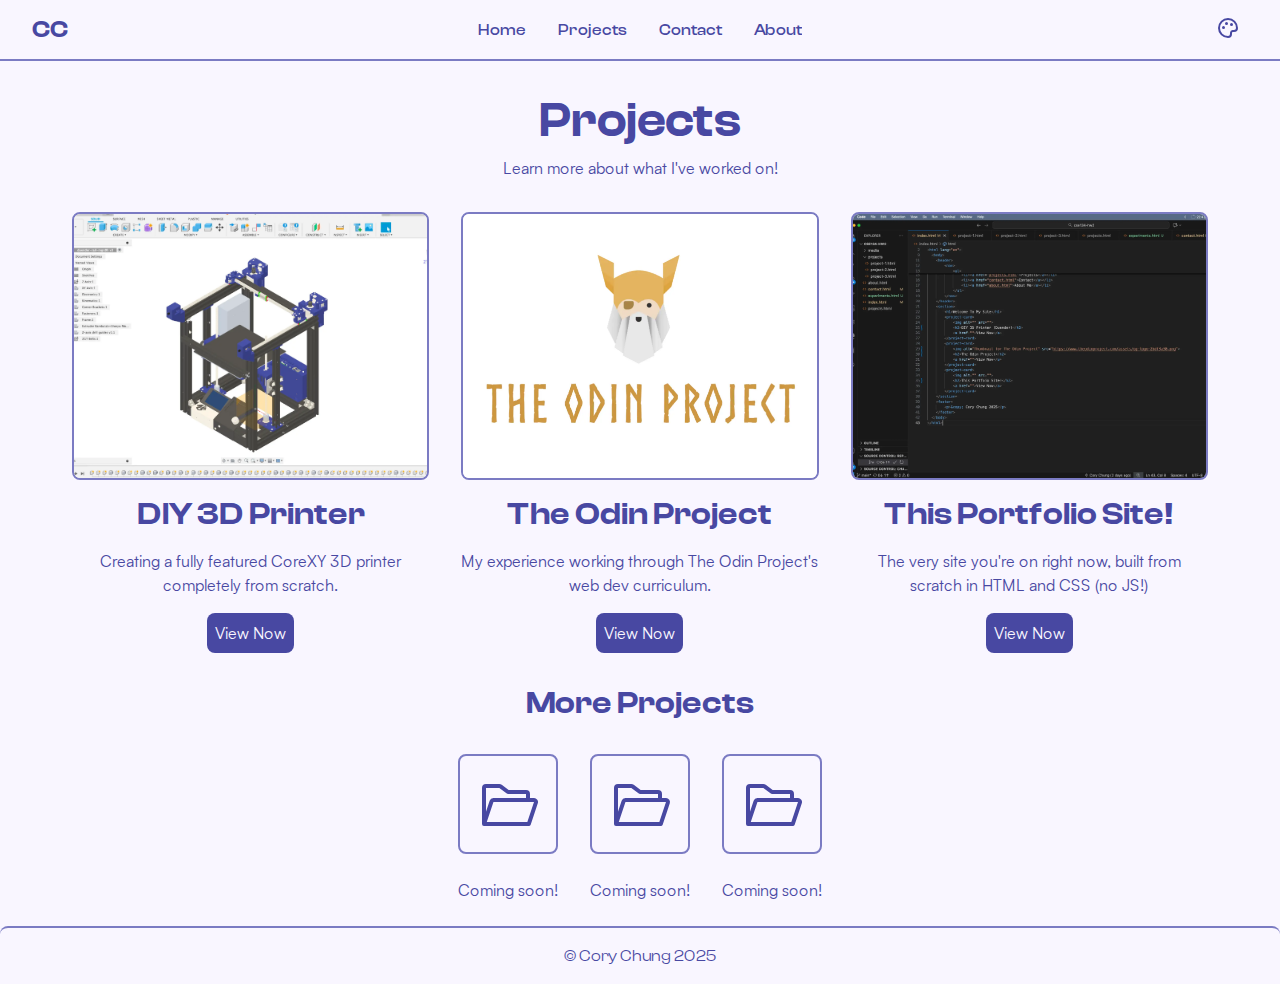
<file: projects.html>
<!DOCTYPE html>
<html lang="en">
  <head>
    <meta charset="UTF-8">
    <meta name="viewport" content="width=device-width, initial-scale=1">
    <meta name="description" content="Projects page for Cory Chung's personal portfolio showcasing various projects.">
    <title>Projects</title>
    <script src="theme-picker.js"></script>
    <link rel="stylesheet" href="style.css">
  </head>
  <body>
    <header>
        <nav>
            <a href="index.html" class="logo">CC</a>
            <button id="burger-menu" popovertarget="mypopover">Menu</button>
            <ul id="mypopover" popover>
                <li><a href="/index.html">Home</a></li>
                <li><a href="/projects.html">Projects</a></li>
                <li><a href="/contact.html">Contact</a></li>
                <li><a href="/about.html">About</a></li>
            </ul>
            <button id="theme-picker" commandfor="themeDialog" command="show-modal" aria-label="Pick a theme" hidden>
                <svg width="24px" height="24px" viewBox="0 0 24 24" fill="none" xmlns="http://www.w3.org/2000/svg">
                    <path d="M15.5 8.5H15.51M10.5 7.5H10.51M7.5 11.5H7.51M12 21C7.02944 21 3 16.9706 3 12C3 7.02944 7.02944 3 12 3C16.9706 3 21 7.02944 21 12C21 13.6569 19.6569 15 18 15H17.4C17.0284 15 16.8426 15 16.6871 15.0246C15.8313 15.1602 15.1602 15.8313 15.0246 16.6871C15 16.8426 15 17.0284 15 17.4V18C15 19.6569 13.6569 21 12 21ZM16 8.5C16 8.77614 15.7761 9 15.5 9C15.2239 9 15 8.77614 15 8.5C15 8.22386 15.2239 8 15.5 8C15.7761 8 16 8.22386 16 8.5ZM11 7.5C11 7.77614 10.7761 8 10.5 8C10.2239 8 10 7.77614 10 7.5C10 7.22386 10.2239 7 10.5 7C10.7761 7 11 7.22386 11 7.5ZM8 11.5C8 11.7761 7.77614 12 7.5 12C7.22386 12 7 11.7761 7 11.5C7 11.2239 7.22386 11 7.5 11C7.77614 11 8 11.2239 8 11.5Z" stroke="#4848a2" stroke-width="2" stroke-linecap="round" stroke-linejoin="round"/>
                </svg>
            </button>
        </nav>
    </header>
    <main>
        <section>
            <h1>Projects</h1>
            <p>Learn more about what I've worked on!</p>
            <div class="project-grid">
                <project-card>
                    <picture>
                        <source srcset="/media/images/duender/duender-600.webp" media="(max-width: 600px)" type="image/webp">
                        <source srcset="/media/images/duender/duender-1200.webp" media="(max-width: 1200px)" type="image/webp">
                        <source srcset="/media/images/duender/duender-2000.webp" type="image/webp">
                        <img src="/media/images/duender/duender.png" alt="Screenshot of the 3D model of the Duender 3D printer">
                    </picture>
                    <h2>DIY 3D Printer</h2>
                    <p>Creating a fully featured CoreXY 3D printer completely from scratch.</p>
                    <a href="projects/duender.html">View Now</a><br>
                </project-card>
                <project-card>
                    <picture>
                        <source srcset="/media/images/odin/odin-600.webp" media="(max-width: 600px)" type="image/webp">
                        <source srcset="/media/images/odin/odin-1200.webp" media="(max-width: 1200px)" type="image/webp">
                        <source srcset="/media/images/odin/odin-2000.webp" type="image/webp">
                        <img src="/media/images/odin/odin.png" alt="Logo for The Odin Project web dev bootcamp">
                    </picture>
                    <h2>The Odin Project</h2>
                    <p>My experience working through The Odin Project's web dev curriculum.</p>
                    <a href="projects/odin.html">View Now</a><br>
                </project-card>
                <project-card>
                    <picture>
                        <source srcset="/media/images/portfolio_thumbnail/portfolio_thumbnail-600.webp" media="(max-width: 600px)" type="image/webp">
                        <source srcset="/media/images/portfolio_thumbnail/portfolio_thumbnail-1200.webp" media="(max-width: 1200px)" type="image/webp">
                        <source srcset="/media/images/portfolio_thumbnail/portfolio_thumbnail-2000.webp" type="image/webp">
                        <img src="/media/images/portfolio_thumbnail/portfolio_thumbnail.png" alt="Picture of the code behind this portfolio site">
                    </picture>
                    <h2>This Portfolio Site!</h2>
                    <p>The very site you're on right now, built from scratch in HTML and CSS (no JS!)</p>
                    <a href="projects/portfolio.html">View Now</a><br>
                </project-card>
            </div>  
        </section>
        <section>
            <h2>More Projects</h2>
            <div class="project-grid">
                <project-card class="upcoming-project">
                    <svg xmlns="http://www.w3.org/2000/svg" viewBox="0 0 256 256" role="img" aria-labelledby="svgTitle svgDescription">
                        <title id="svgTitle">Folder</title>
                        <desc id="svgDescription">
                            Icon of a folder indicating future or other projects.
                        </desc>>
                        <path d="M245,110.64A16,16,0,0,0,232,104H216V88a16,16,0,0,0-16-16H130.67L102.94,51.2a16.14,16.14,0,0,0-9.6-3.2H40A16,16,0,0,0,24,64V208h0a8,8,0,0,0,8,8H211.1a8,8,0,0,0,7.59-5.47l28.49-85.47A16.05,16.05,0,0,0,245,110.64ZM93.34,64,123.2,86.4A8,8,0,0,0,128,88h72v16H69.77a16,16,0,0,0-15.18,10.94L40,158.7V64Zm112,136H43.1l26.67-80H232Z"></path>
                    </svg>
                    <p>Coming soon!</p>
                </project-card>
                <project-card class="upcoming-project">
                    <svg xmlns="http://www.w3.org/2000/svg" viewBox="0 0 256 256" role="img" aria-labelledby="svgTitle svgDescription">
                        <title id="svgTitle">Folder</title>
                        <desc id="svgDescription">
                            Icon of a folder indicating future or other projects.
                        </desc>>
                        <path d="M245,110.64A16,16,0,0,0,232,104H216V88a16,16,0,0,0-16-16H130.67L102.94,51.2a16.14,16.14,0,0,0-9.6-3.2H40A16,16,0,0,0,24,64V208h0a8,8,0,0,0,8,8H211.1a8,8,0,0,0,7.59-5.47l28.49-85.47A16.05,16.05,0,0,0,245,110.64ZM93.34,64,123.2,86.4A8,8,0,0,0,128,88h72v16H69.77a16,16,0,0,0-15.18,10.94L40,158.7V64Zm112,136H43.1l26.67-80H232Z"></path>
                    </svg>
                    <p>Coming soon!</p>
                </project-card>
                <project-card class="upcoming-project">
                    <svg xmlns="http://www.w3.org/2000/svg" viewBox="0 0 256 256" role="img" aria-labelledby="svgTitle svgDescription">
                        <title id="svgTitle">Folder</title>
                        <desc id="svgDescription">
                            Icon of a folder indicating future or other projects.
                        </desc>>
                        <path d="M245,110.64A16,16,0,0,0,232,104H216V88a16,16,0,0,0-16-16H130.67L102.94,51.2a16.14,16.14,0,0,0-9.6-3.2H40A16,16,0,0,0,24,64V208h0a8,8,0,0,0,8,8H211.1a8,8,0,0,0,7.59-5.47l28.49-85.47A16.05,16.05,0,0,0,245,110.64ZM93.34,64,123.2,86.4A8,8,0,0,0,128,88h72v16H69.77a16,16,0,0,0-15.18,10.94L40,158.7V64Zm112,136H43.1l26.67-80H232Z"></path>
                    </svg>
                    <p>Coming soon!</p>
                </project-card>
            </div> 
        </section>
    </main>
    <footer>
        <p>&copy; Cory Chung 2025</p>
    </footer>

    <!-- Theme Picker Dialog -->
    <dialog id="themeDialog">
        <header>
            <h3>Pick a theme!</h3>
        </header>
        <form>
            <input id="light" name="theme" type="radio" data-theme="light" onclick="light_theme()" checked></input>
            <label for="light">Light</label>
            <br>
            <input id="dark" name="theme" type="radio" data-theme="dark" onclick="dark_theme()"></input>
            <label for="dark">Dark</label>
        </form>
        <footer>
            <button commandfor="themeDialog" command="close">Close</button>
        </footer>
    </dialog>
  </body>
</html>
</file>
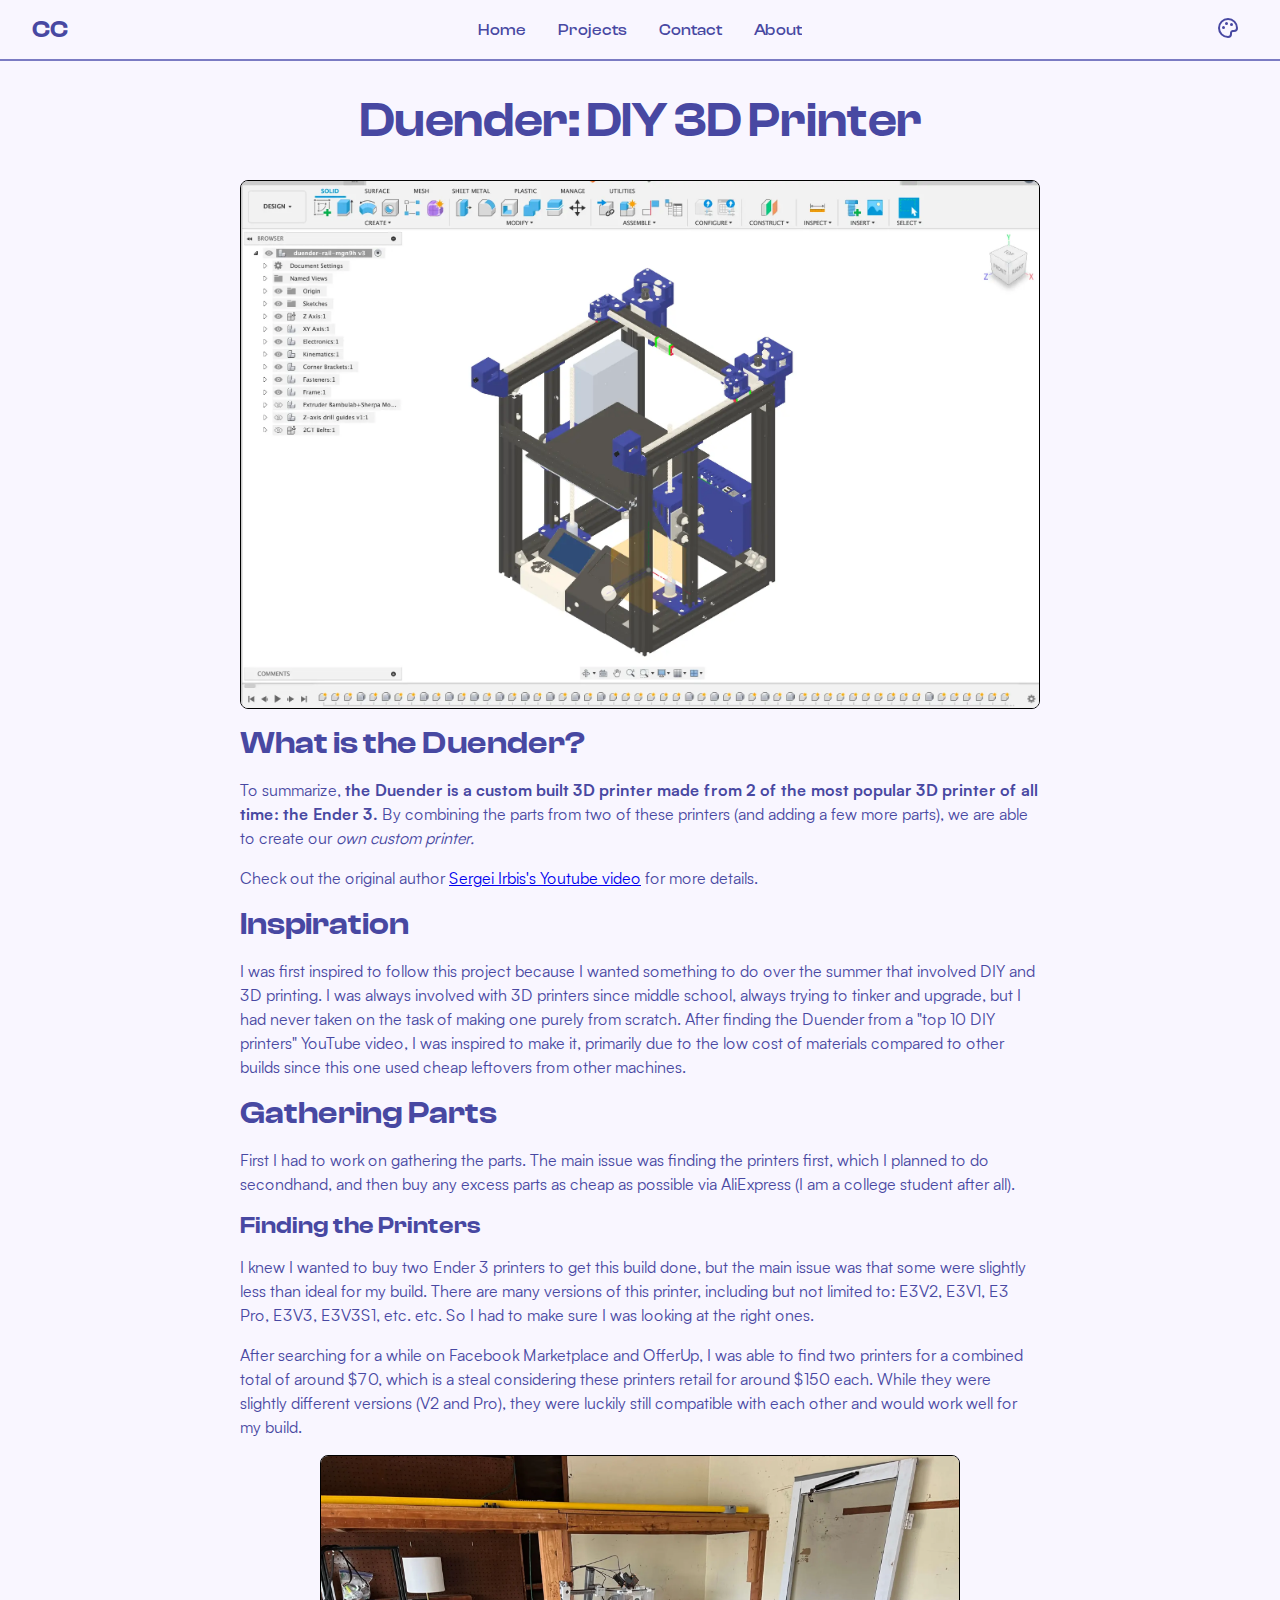
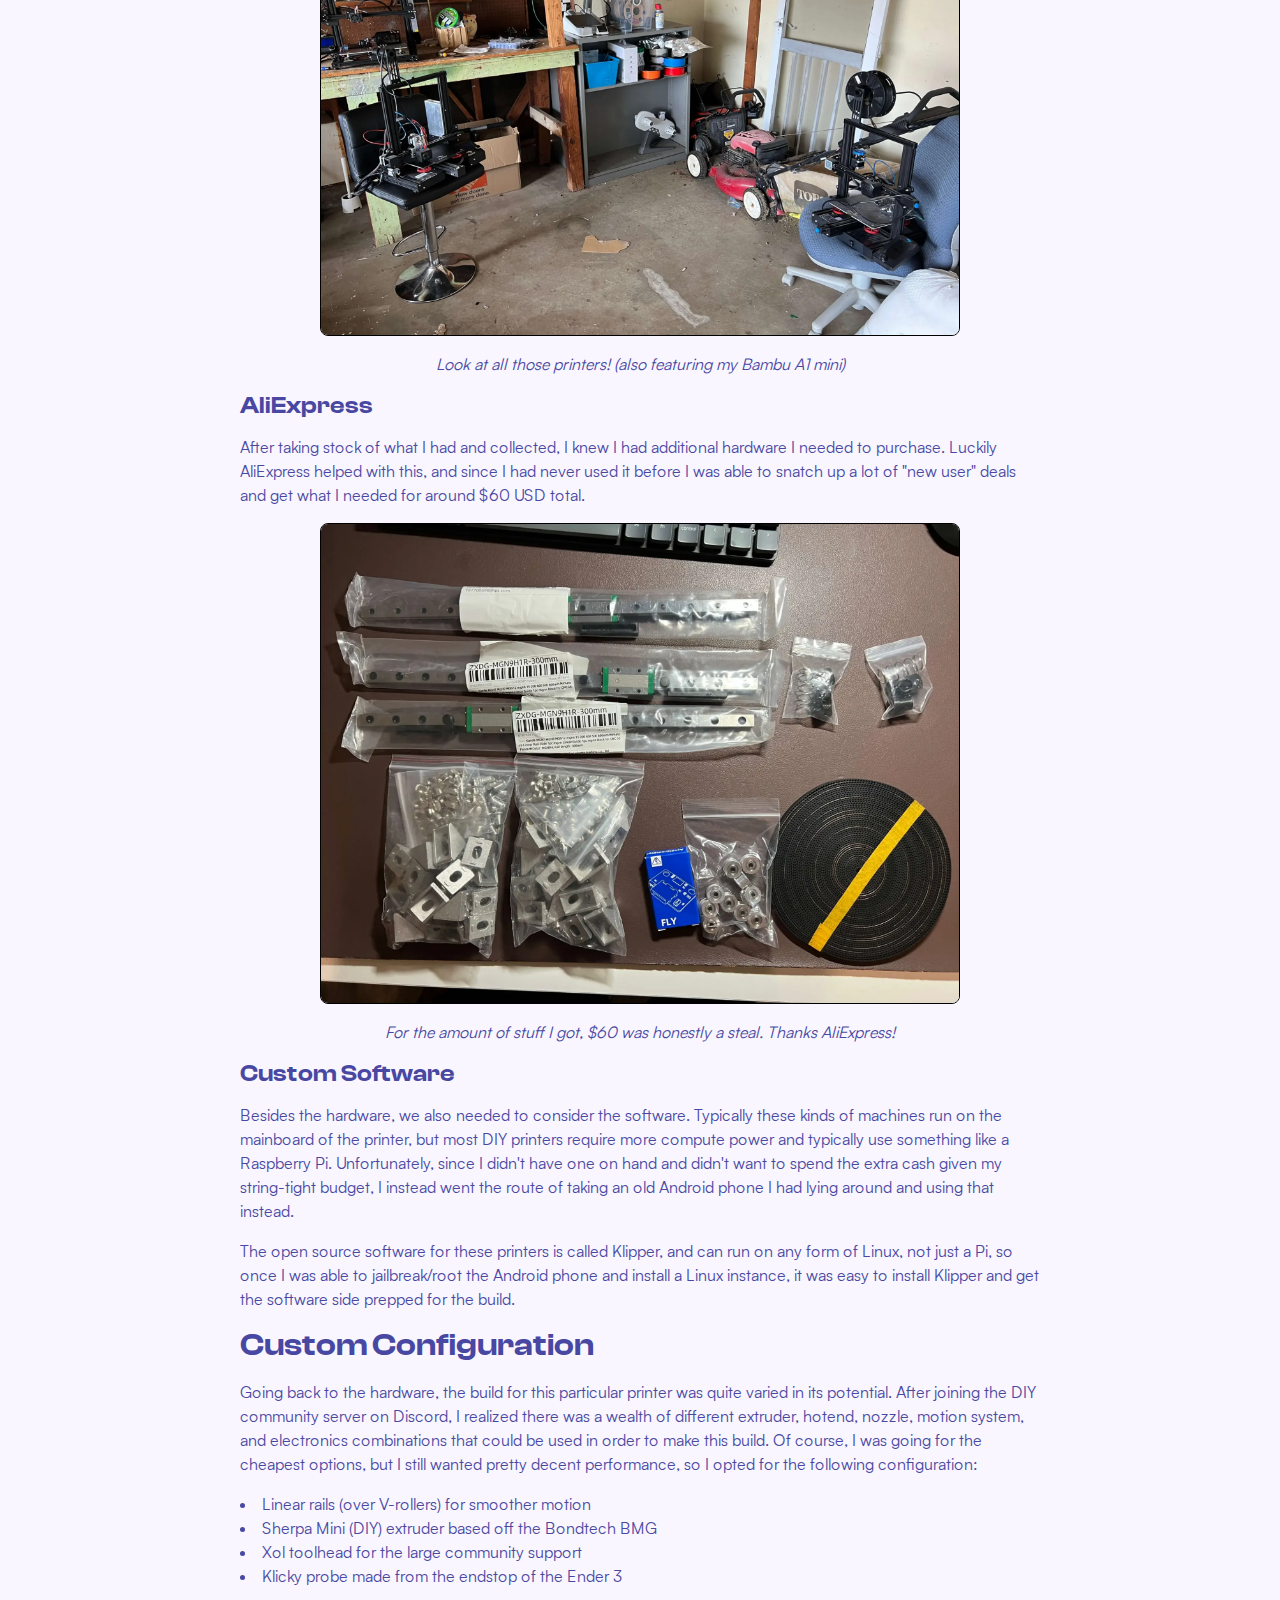
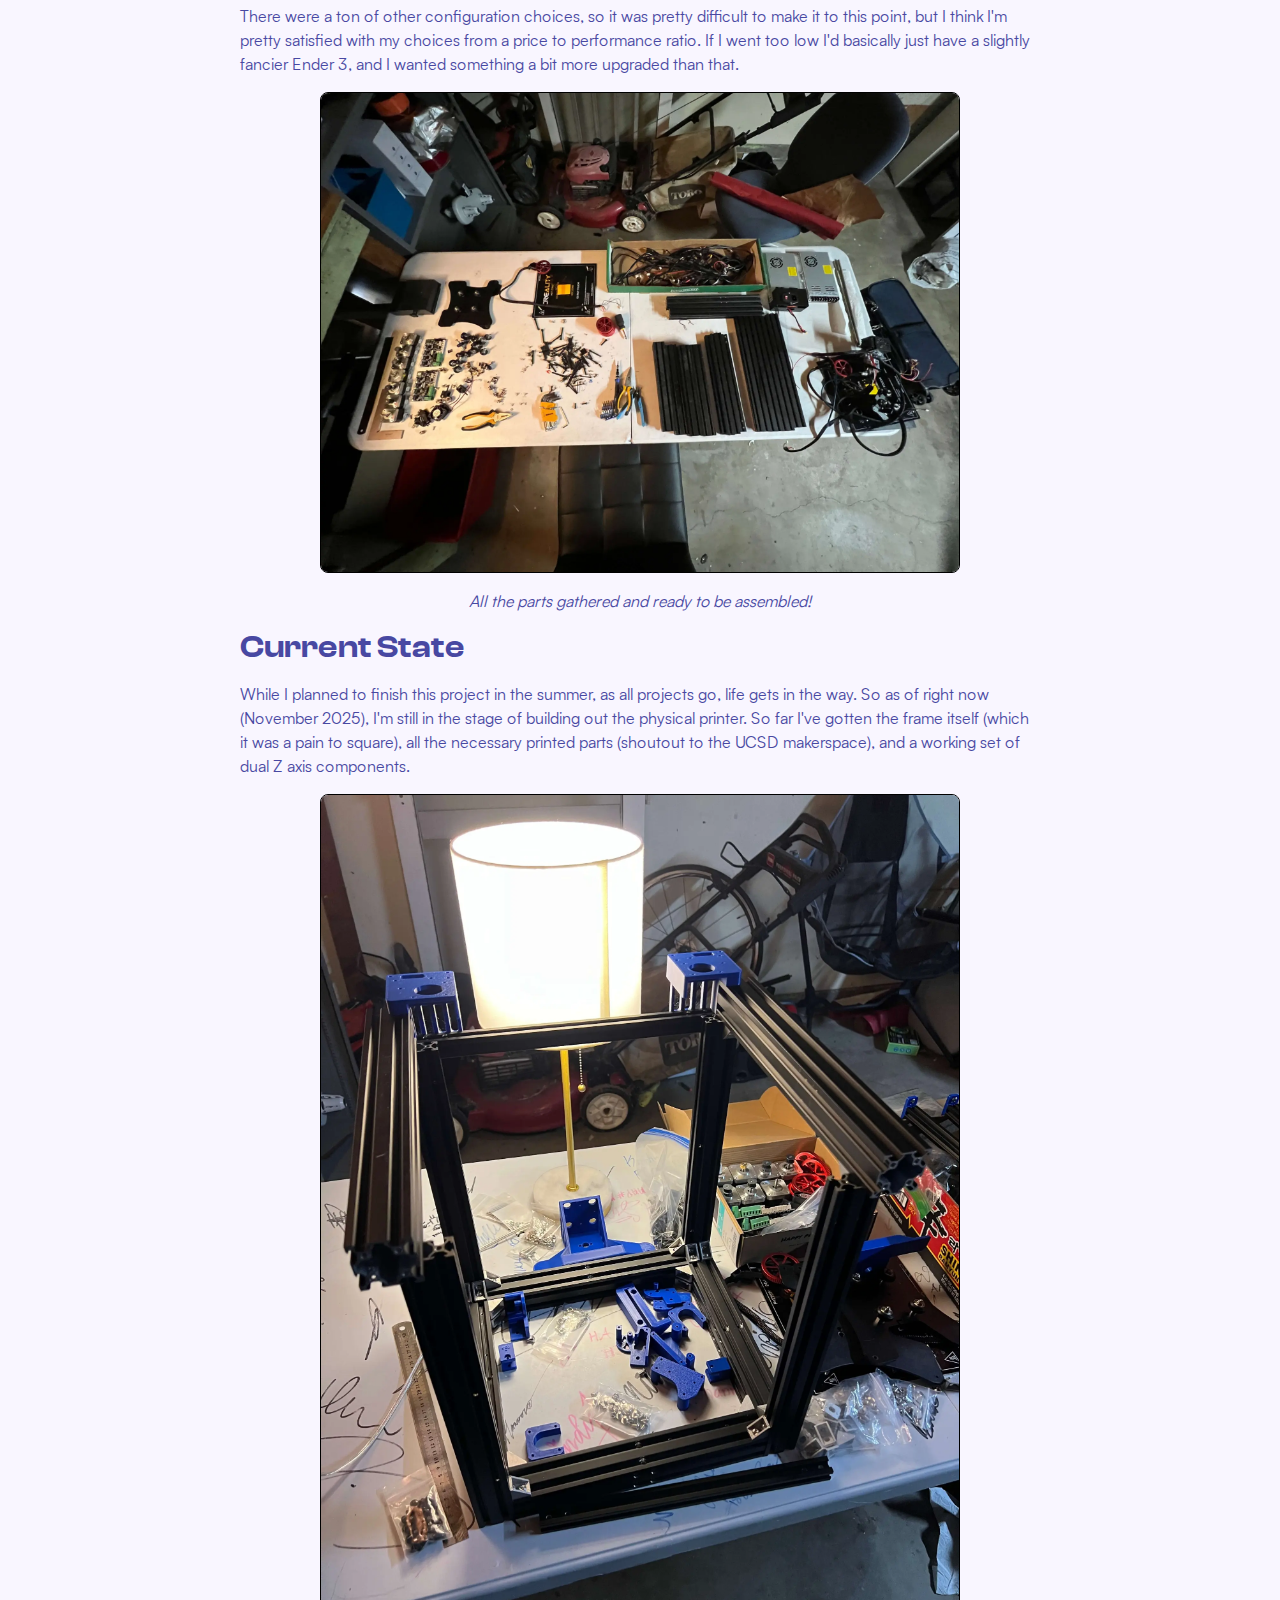
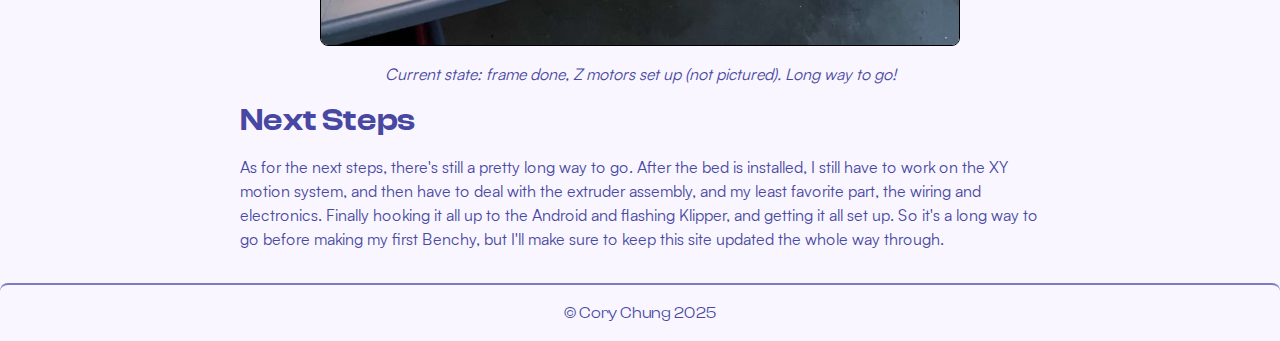
<file: projects/duender.html>
<!DOCTYPE html>
<html lang="en">
  <head>
    <meta charset="UTF-8">
    <meta name="viewport" content="width=device-width, initial-scale=1">
    <meta name="description" content="Cory Chung's DIY Duender 3D printer project details and build process.">
    <title>Duender 3D Printer</title>
    <script src="/theme-picker.js"></script>
    <link rel="stylesheet" href="/style.css">
  </head>
  <body>
    <noscript>Your browser does not support JavaScript!</noscript>
    <header>
        <nav>
            <a href="/index.html" class="logo">CC</a>
            <button id="burger-menu" popovertarget="mypopover">Menu</button>
            <ul id="mypopover" popover>
                <li><a href="/index.html">Home</a></li>
                <li><a href="/projects.html">Projects</a></li>
                <li><a href="/contact.html">Contact</a></li>
                <li><a href="/about.html">About</a></li>
            </ul>
            <button commandfor="themeDialog" command="show-modal" aria-label="Pick a theme">
                <svg width="24px" height="24px" viewBox="0 0 24 24" fill="none" xmlns="http://www.w3.org/2000/svg">
                    <path d="M15.5 8.5H15.51M10.5 7.5H10.51M7.5 11.5H7.51M12 21C7.02944 21 3 16.9706 3 12C3 7.02944 7.02944 3 12 3C16.9706 3 21 7.02944 21 12C21 13.6569 19.6569 15 18 15H17.4C17.0284 15 16.8426 15 16.6871 15.0246C15.8313 15.1602 15.1602 15.8313 15.0246 16.6871C15 16.8426 15 17.0284 15 17.4V18C15 19.6569 13.6569 21 12 21ZM16 8.5C16 8.77614 15.7761 9 15.5 9C15.2239 9 15 8.77614 15 8.5C15 8.22386 15.2239 8 15.5 8C15.7761 8 16 8.22386 16 8.5ZM11 7.5C11 7.77614 10.7761 8 10.5 8C10.2239 8 10 7.77614 10 7.5C10 7.22386 10.2239 7 10.5 7C10.7761 7 11 7.22386 11 7.5ZM8 11.5C8 11.7761 7.77614 12 7.5 12C7.22386 12 7 11.7761 7 11.5C7 11.2239 7.22386 11 7.5 11C7.77614 11 8 11.2239 8 11.5Z" stroke="#4848a2" stroke-width="2" stroke-linecap="round" stroke-linejoin="round"/>
                </svg>
            </button>
        </nav>
    </header>
    <main>
      <article>
        <h1>Duender: DIY 3D Printer</h1>
          <picture>
              <source srcset="/media/images/duender/duender-600.webp" media="(max-width: 600px)" type="image/webp">
              <source srcset="/media/images/duender/duender-1200.webp" media="(max-width: 1200px)" type="image/webp">
              <source srcset="/media/images/duender/duender-2000.webp" type="image/webp">
              <img width="3032" height="2002" src="/media/images/duender/duender.png" alt="Screenshot of the 3D model of the Duender 3D printer">
          </picture>
        <section>
          <h2>What is the Duender?</h2>
          <p>To summarize, <strong>the Duender is a custom built 3D printer made from 2 of the most popular 3D printer of all time: the Ender 3.</strong> By combining the parts from two of these printers (and adding a few more parts), we are able to create our <em>own custom printer.</em></p>
          <p>Check out the original author <a href=https://www.youtube.com/embed/zOplNhr5SfA">Sergei Irbis's Youtube video</a> for more details.</p>
        </section>
        <section>
          <h2>Inspiration</h2>
          <p>I was first inspired to follow this project because I wanted something to do over the summer that involved DIY and 3D printing. I was always involved with 3D printers since middle school, always trying to tinker and upgrade, but I had never taken on the task of making one purely from scratch. After finding the Duender from a  "top 10 DIY printers" YouTube video, I was inspired to make it, primarily due to the low cost of materials compared to other builds since this one used cheap leftovers from other machines.</p>
        </section>
        <section>
          <h2>Gathering Parts</h2>
          <p>First I had to work on gathering the parts. The main issue was finding the printers first, which I planned to do secondhand, and then buy any excess parts as cheap as possible via AliExpress (I am a college student after all).</p>
          <h3>Finding the Printers</h3>
          <p>I knew I wanted to buy two Ender 3 printers to get this build done, but the main issue was that some were slightly less than ideal for my build. There are many versions of this printer, including but not limited to: E3V2, E3V1, E3 Pro, E3V3, E3V3S1, etc. etc. So I had to make sure I was looking at the right ones.</p>
          <p>After searching for a while on Facebook Marketplace and OfferUp, I was able to find two printers for a combined total of around $70, which is a steal considering these printers retail for around $150 each. While they were slightly different versions (V2 and Pro), they were luckily still compatible with each other and would work well for my build.</p>
          <figure>
            <picture>
              <source srcset="/media/images/garage/garage-600.webp" media="(max-width: 600px)" type="image/webp">
              <source srcset="/media/images/garage/garage-1200.webp" media="(max-width: 1200px)" type="image/webp">
              <source srcset="/media/images/garage/garage-2000.webp" type="image/webp">
              <img src="/media/images/garage/garage.jpg" alt="Three of the purchased printers sitting in my garage workshop" loading="lazy">
            </picture>
            <figcaption>Look at all those printers! (also featuring my Bambu A1 mini)</figcaption>
          </figure>
          <h3>AliExpress</h3>
          <p>After taking stock of what I had and collected, I knew I had additional hardware I needed to purchase. Luckily AliExpress helped with this, and since I had never used it before I was able to snatch up a lot of "new user" deals and get what I needed for around $60 USD total.</p>
          <figure>
            <picture>
              <source srcset="/media/images/aliexpress/aliexpress-600.webp" media="(max-width: 600px)" type="image/webp">
              <source srcset="/media/images/aliexpress/aliexpress-1200.webp" media="(max-width: 1200px)" type="image/webp">
              <source srcset="/media/images/aliexpress/aliexpress-2000.webp" type="image/webp">
              <img src="/media/images/aliexpress/aliexpress.jpeg" alt="A collage of the parts purchased from AliExpress" loading="lazy">
            </picture>
            <figcaption>For the amount of stuff I got, $60 was honestly a steal. Thanks AliExpress!</figcaption>
          </figure>
          <h3>Custom Software</h3>
          <p>Besides the hardware, we also needed to consider the software. Typically these kinds of machines run on the mainboard of the printer, but most DIY printers require more compute power and typically use something like a Raspberry Pi. Unfortunately, since I didn't have one on hand and didn't want to spend the extra cash given my string-tight budget, I instead went the route of taking an old Android phone I had lying around and using that instead.</p>  
          <p>The open source software for these printers is called Klipper, and can run on any form of Linux, not just a Pi, so once I was able to jailbreak/root the Android phone and install a Linux instance, it was easy to install Klipper and get the software side prepped for the build.</p>
        </section>
        <section>
          <h2>Custom Configuration</h2>
          <p>Going back to the hardware, the build for this particular printer was quite varied in its potential. After joining the DIY community server on Discord, I realized there was a wealth of different extruder, hotend, nozzle, motion system, and electronics combinations that could be used in order to make this build. Of course, I was going for the cheapest options, but I still wanted pretty decent performance, so I opted for the following configuration:</p>
          <ul>
            <li>Linear rails (over V-rollers) for smoother motion</li>
            <li>Sherpa Mini (DIY) extruder based off the Bondtech BMG</li>
            <li>Xol toolhead for the large community support</li>
            <li>Klicky probe made from the endstop of the Ender 3</li>
          </ul>
          <p>There were a ton of other configuration choices, so it was pretty difficult to make it to this point, but I think I'm pretty satisfied with my choices from a price to performance ratio. If I went too low I'd basically just have a slightly fancier Ender 3, and I wanted something a bit more upgraded than that.</p>
          <figure>
              <picture>
                <source srcset="/media/images/parts/parts-600.webp" media="(max-width: 600px)" type="image/webp">
                <source srcset="/media/images/parts/parts-1200.webp" media="(max-width: 1200px)" type="image/webp">
                <source srcset="/media/images/parts/parts-2000.webp" type="image/webp">
                <img src="/media/images/parts/parts.jpg" alt="A collection of all the parts I gathered so far" loading="lazy">
              </picture>
              <figcaption>All the parts gathered and ready to be assembled!</figcaption>
          </figure>
        </section>
        <section>
          <h2>Current State</h2>
          <p>While I planned to finish this project in the summer, as all projects go, life gets in the way. So as of right now (November 2025), I'm still in the stage of building out the physical printer. So far I've gotten the frame itself (which it was a pain to square), all the necessary printed parts (shoutout to the UCSD makerspace), and a working set of dual Z axis components.</p>
          <figure>
            <picture>
              <source srcset="/media/images/printer/printer-600.webp" media="(max-width: 600px)" type="image/webp">
              <source srcset="/media/images/printer/printer-1200.webp" media="(max-width: 1200px)" type="image/webp">
              <source srcset="/media/images/printer/printer-2000.webp" type="image/webp">
              <img src="/media/images/printer/printer.jpg" alt="Current unfinished state of the printer" loading="lazy">
            </picture>
            <figcaption>Current state: frame done, Z motors set up (not pictured). Long way to go!</figcaption>
          </figure>
        </section>
        <section>
          <h2>Next Steps</h2>
          <p>As for the next steps, there's still a pretty long way to go. After the bed is installed, I still have to work on the XY motion system, and then have to deal with the extruder assembly, and my least favorite part, the wiring and electronics. Finally hooking it all up to the Android and flashing Klipper, and getting it all set up. So it's a long way to go before making my first Benchy, but I'll make sure to keep this site updated the whole way through.</p>
        </section>
      </article>
    </main>
    <footer>
        <p>&copy; Cory Chung 2025</p>
    </footer>

    <!-- Theme Picker Dialog -->
    <dialog id="themeDialog">
        <header>
            <h3>Pick a theme!</h3>
        </header>
        <form>
            <input id="light" name="theme" type="radio" data-theme="light" onclick="light_theme()" checked></input>
            <label for="light">Light</label>
            <br>
            <input id="dark" name="theme" type="radio" data-theme="dark" onclick="dark_theme()"></input>
            <label for="dark">Dark</label>
        </form>
        <footer>
            <button commandfor="themeDialog" command="close">Close</button>
        </footer>
    </dialog>
  </body>
</html>
</file>
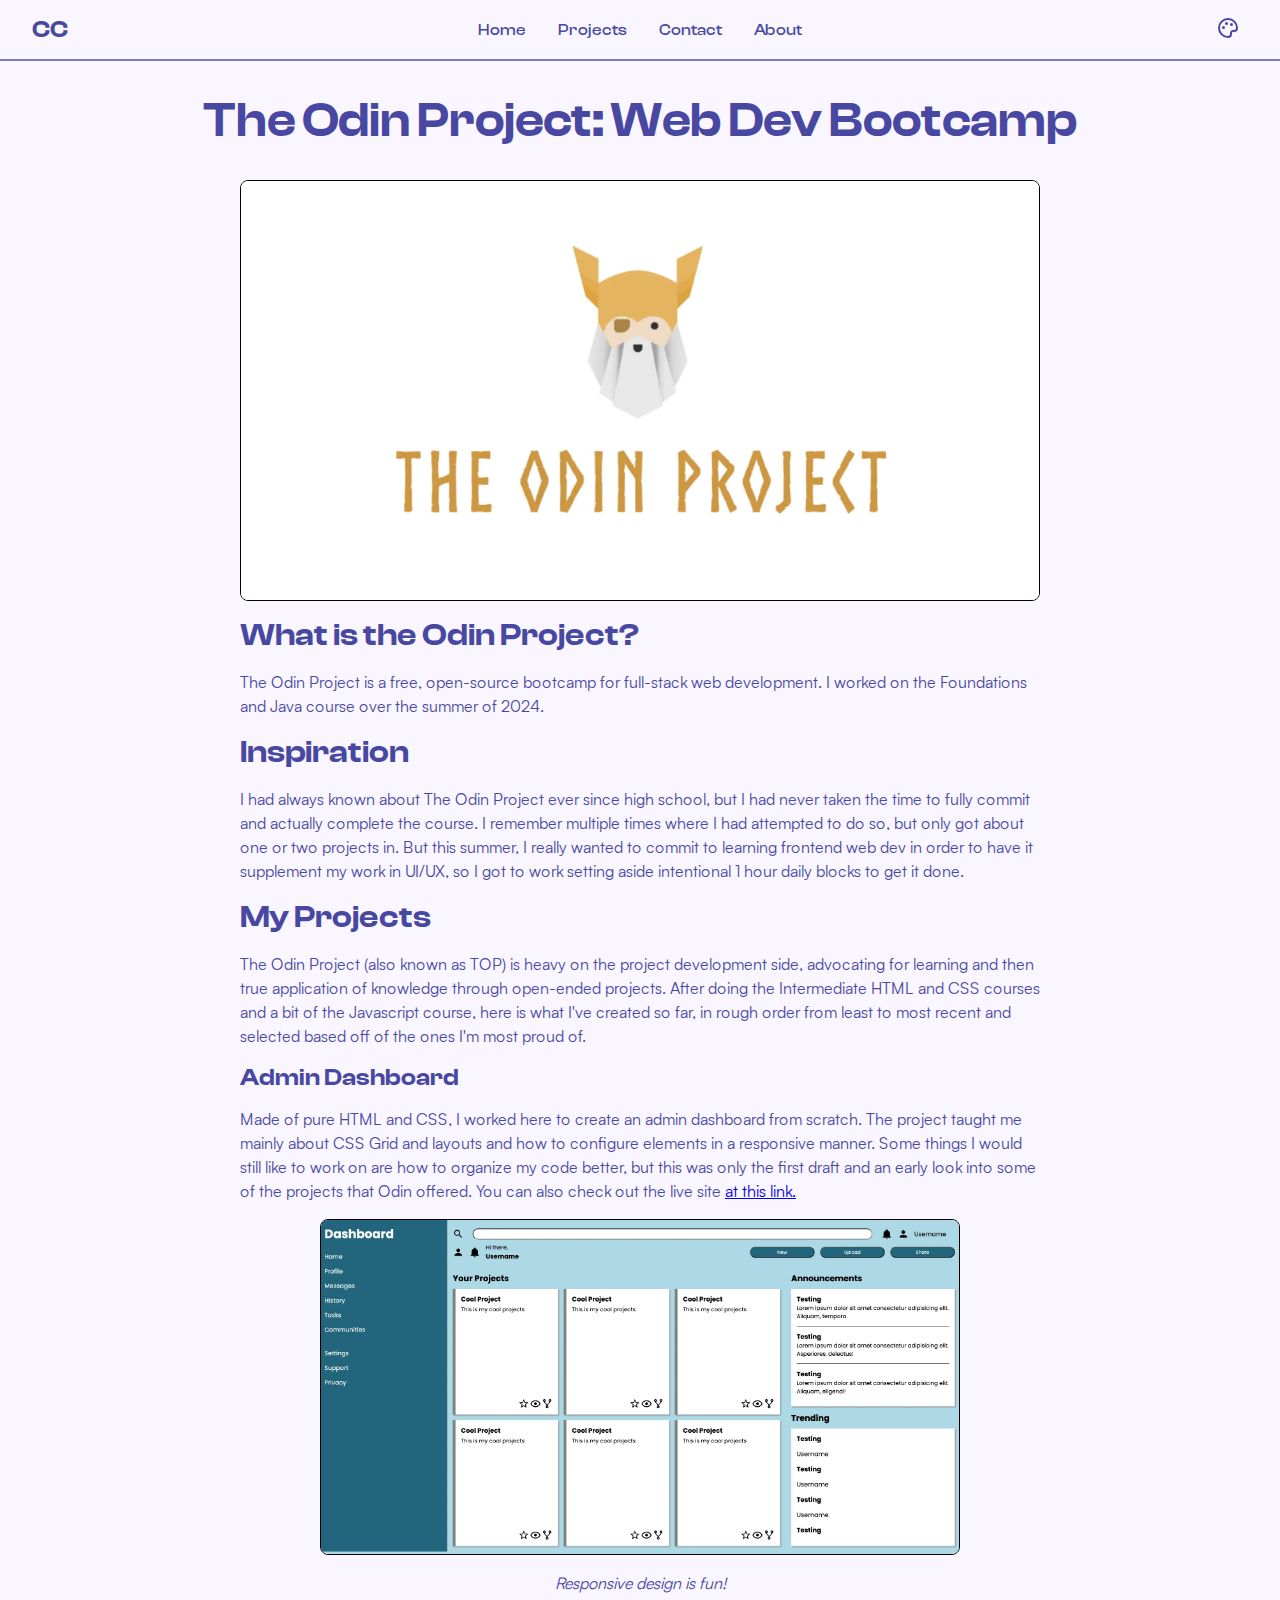
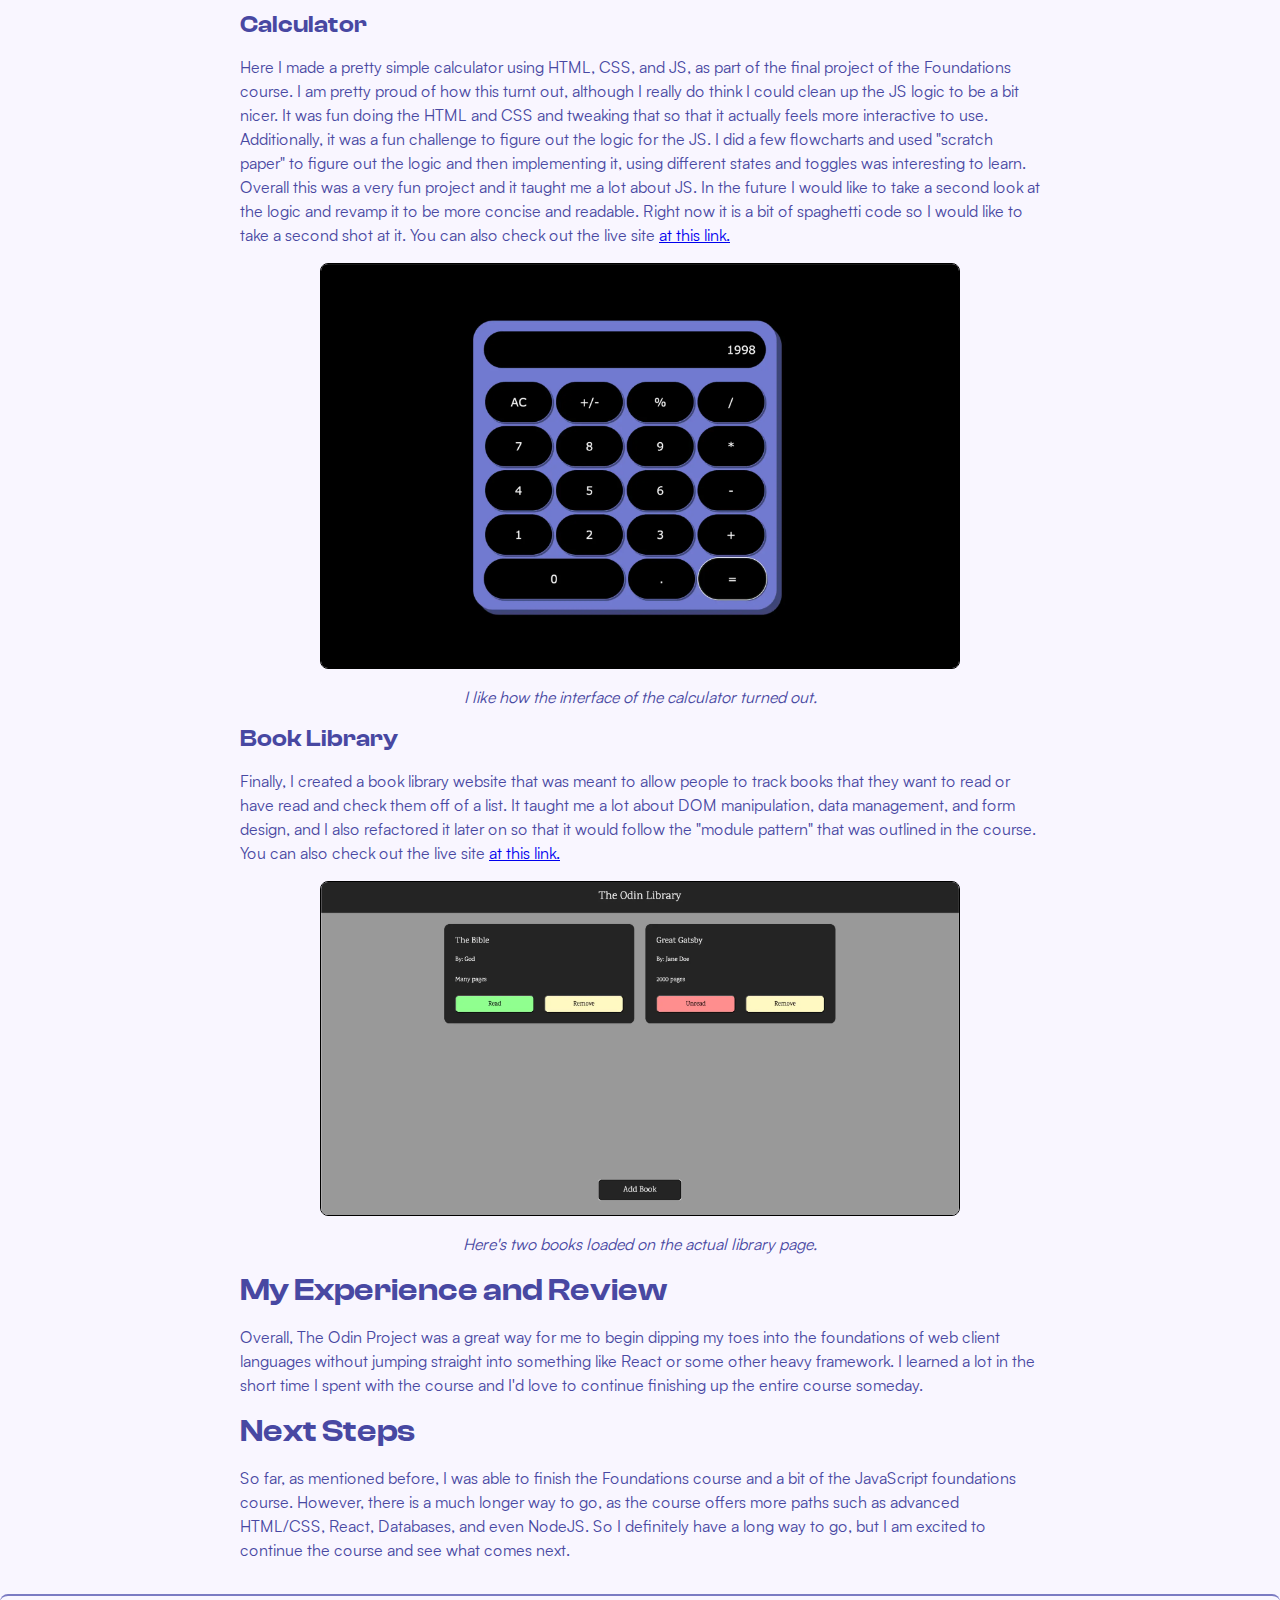
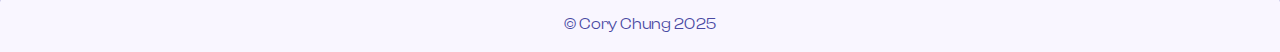
<file: projects/odin.html>
<!DOCTYPE html>
<html lang="en">
  <head>
    <meta charset="UTF-8">
    <meta name="viewport" content="width=device-width, initial-scale=1">
    <meta name="description" content="Cory Chung's experience working through The Odin Project web development bootcamp.">
    <title>The Odin Project</title>
    <script src="/theme-picker.js"></script>
    <link rel="stylesheet" href="/style.css">
  </head>
  <body>
    <noscript>Your browser does not support JavaScript!</noscript>
    <header>
        <nav>
            <a href="/index.html" class="logo">CC</a>
            <button id="burger-menu" popovertarget="mypopover">Menu</button>
            <ul id="mypopover" popover>
                <li><a href="/index.html">Home</a></li>
                <li><a href="/projects.html">Projects</a></li>
                <li><a href="/contact.html">Contact</a></li>
                <li><a href="/about.html">About</a></li>
            </ul>
            <button commandfor="themeDialog" command="show-modal" aria-label="Pick a theme">
                <svg width="24px" height="24px" viewBox="0 0 24 24" fill="none" xmlns="http://www.w3.org/2000/svg">
                    <path d="M15.5 8.5H15.51M10.5 7.5H10.51M7.5 11.5H7.51M12 21C7.02944 21 3 16.9706 3 12C3 7.02944 7.02944 3 12 3C16.9706 3 21 7.02944 21 12C21 13.6569 19.6569 15 18 15H17.4C17.0284 15 16.8426 15 16.6871 15.0246C15.8313 15.1602 15.1602 15.8313 15.0246 16.6871C15 16.8426 15 17.0284 15 17.4V18C15 19.6569 13.6569 21 12 21ZM16 8.5C16 8.77614 15.7761 9 15.5 9C15.2239 9 15 8.77614 15 8.5C15 8.22386 15.2239 8 15.5 8C15.7761 8 16 8.22386 16 8.5ZM11 7.5C11 7.77614 10.7761 8 10.5 8C10.2239 8 10 7.77614 10 7.5C10 7.22386 10.2239 7 10.5 7C10.7761 7 11 7.22386 11 7.5ZM8 11.5C8 11.7761 7.77614 12 7.5 12C7.22386 12 7 11.7761 7 11.5C7 11.2239 7.22386 11 7.5 11C7.77614 11 8 11.2239 8 11.5Z" stroke="#4848a2" stroke-width="2" stroke-linecap="round" stroke-linejoin="round"/>
                </svg>
            </button>
        </nav>
    </header>
    <main>
      <article>
        <h1>The Odin Project: Web Dev Bootcamp</h1>
          <picture>
              <source srcset="/media/images/odin/odin-600.webp" media="(max-width: 600px)" type="image/webp">
              <source srcset="/media/images/odin/odin-1200.webp" media="(max-width: 1200px)" type="image/webp">
              <source srcset="/media/images/odin/odin-2000.webp" type="image/webp">
              <img width="1200" height="630" src="/media/images/odin/odin.png" alt="Logo for The Odin Project web dev bootcamp">
          </picture>
        <section>
          <h2>What is the Odin Project?</h2>
          <p>The Odin Project is a free, open-source bootcamp for full-stack web development. I worked on the Foundations and Java course over the summer of 2024.</p>
        </section>
        <section>
          <h2>Inspiration</h2>
          <p>I had always known about The Odin Project ever since high school, but I had never taken the time to fully commit and actually complete the course. I remember multiple times where I had attempted to do so, but only got about one or two projects in. But this summer, I really wanted to commit to learning frontend web dev in order to have it supplement my work in UI/UX, so I got to work setting aside intentional 1 hour daily blocks to get it done.</p>
        </section>
        <section>
          <h2>My Projects</h2>
          <p>The Odin Project (also known as TOP) is heavy on the project development side, advocating for learning and then true application of knowledge through open-ended projects. After doing the Intermediate HTML and CSS courses and a bit of the Javascript course, here is what I've created so far, in rough order from least to most recent and selected based off of the ones I'm most proud of.</p>
          <h3>Admin Dashboard</h3>
          <p>Made of pure HTML and CSS, I worked here to create an admin dashboard from scratch. The project taught me mainly about CSS Grid and layouts and how to configure elements in a responsive manner. Some things I would still like to work on are how to organize my code better, but this was only the first draft and an early look into some of the projects that Odin offered. You can also check out the live site <a href="https://corychung.github.io/odin-admin-dashboard/">at this link.</a></p>
          <figure>
            <picture>
              <source srcset="/media/images/dashboard/dashboard-600.webp" media="(max-width: 600px)" type="image/webp">
              <source srcset="/media/images/dashboard/dashboard-1200.webp" media="(max-width: 1200px)" type="image/webp">
              <source srcset="/media/images/dashboard/dashboard-2000.webp" type="image/webp">
              <img src="/media/images/dashboard/dashboard.png" alt="Screenshot of the admin dashboard project" loading="lazy">
            </picture>
            <figcaption>Responsive design is fun!</figcaption>
          </figure>
          <h3>Calculator</h3>
          <p>Here I made a pretty simple calculator using HTML, CSS, and JS, as part of the final project of the Foundations course. I am pretty proud of how this turnt out, although I really do think I could clean up the JS logic to be a bit nicer. It was fun doing the HTML and CSS and tweaking that so that it actually feels more interactive to use. Additionally, it was a fun challenge to figure out the logic for the JS. I did a few flowcharts and used "scratch paper" to figure out the logic and then implementing it, using different states and toggles was interesting to learn. Overall this was a very fun project and it taught me a lot about JS. In the future I would like to take a second look at the logic and revamp it to be more concise and readable. Right now it is a bit of spaghetti code so I would like to take a second shot at it. You can also check out the live site <a href="https://corychung.github.io/odin-calculator/">at this link.</a></p>
          <figure>
            <picture>
              <source srcset="/media/images/calc/calc-600.webp" media="(max-width: 600px)" type="image/webp">
              <source srcset="/media/images/calc/calc-1200.webp" media="(max-width: 1200px)" type="image/webp">
              <source srcset="/media/images/calc/calc-2000.webp" type="image/webp">
              <img src="/media/images/calc/calc.png" alt="Screenshot of the calculator app interface" loading="lazy">
            </picture>
            <figcaption>I like how the interface of the calculator turned out.</figcaption>
          </figure>
          <h3>Book Library</h3>
          <p>Finally, I created a book library website that was meant to allow people to track books that they want to read or have read and check them off of a list. It taught me a lot about DOM manipulation, data management, and form design, and I also refactored it later on so that it would follow the "module pattern" that was outlined in the course. You can also check out the live site <a href="https://corychung.github.io/odin-library/">at this link.</a></p>  
          <figure>
            <picture>
              <source srcset="/media/images/book/book-600.webp" media="(max-width: 600px)" type="image/webp">
              <source srcset="/media/images/book/book-1200.webp" media="(max-width: 1200px)" type="image/webp">
              <source srcset="/media/images/book/book-2000.webp" type="image/webp">
              <img src="/media/images/book/book.png" alt="Screenshot of the book tracking interface" loading="lazy">
            </picture>
            <figcaption>Here's two books loaded on the actual library page.</figcaption>
          </figure>
        </section>
        <section>
          <h2>My Experience and Review</h2>
          <p>Overall, The Odin Project was a great way for me to begin dipping my toes into the foundations of web client languages without jumping straight into something like React or some other heavy framework. I learned a lot in the short time I spent with the course and I'd love to continue finishing up the entire course someday.</p>
        </section>
        <section>
          <h2>Next Steps</h2>
          <p>So far, as mentioned before, I was able to finish the Foundations course and a bit of the JavaScript foundations course. However, there is a much longer way to go, as the course offers more paths such as advanced HTML/CSS, React, Databases, and even NodeJS. So I definitely have a long way to go, but I am excited to continue the course and see what comes next.</p>
        </section>
      </article>
    </main>
    <footer>
        <p>&copy; Cory Chung 2025</p>
    </footer>

    <!-- Theme Picker Dialog -->
    <dialog id="themeDialog">
        <header>
            <h3>Pick a theme!</h3>
        </header>
        <form>
            <input id="light" name="theme" type="radio" data-theme="light" onclick="light_theme()" checked></input>
            <label for="light">Light</label>
            <br>
            <input id="dark" name="theme" type="radio" data-theme="dark" onclick="dark_theme()"></input>
            <label for="dark">Dark</label>
        </form>
        <footer>
            <button commandfor="themeDialog" command="close">Close</button>
        </footer>
    </dialog>
  </body>
</html>
</file>
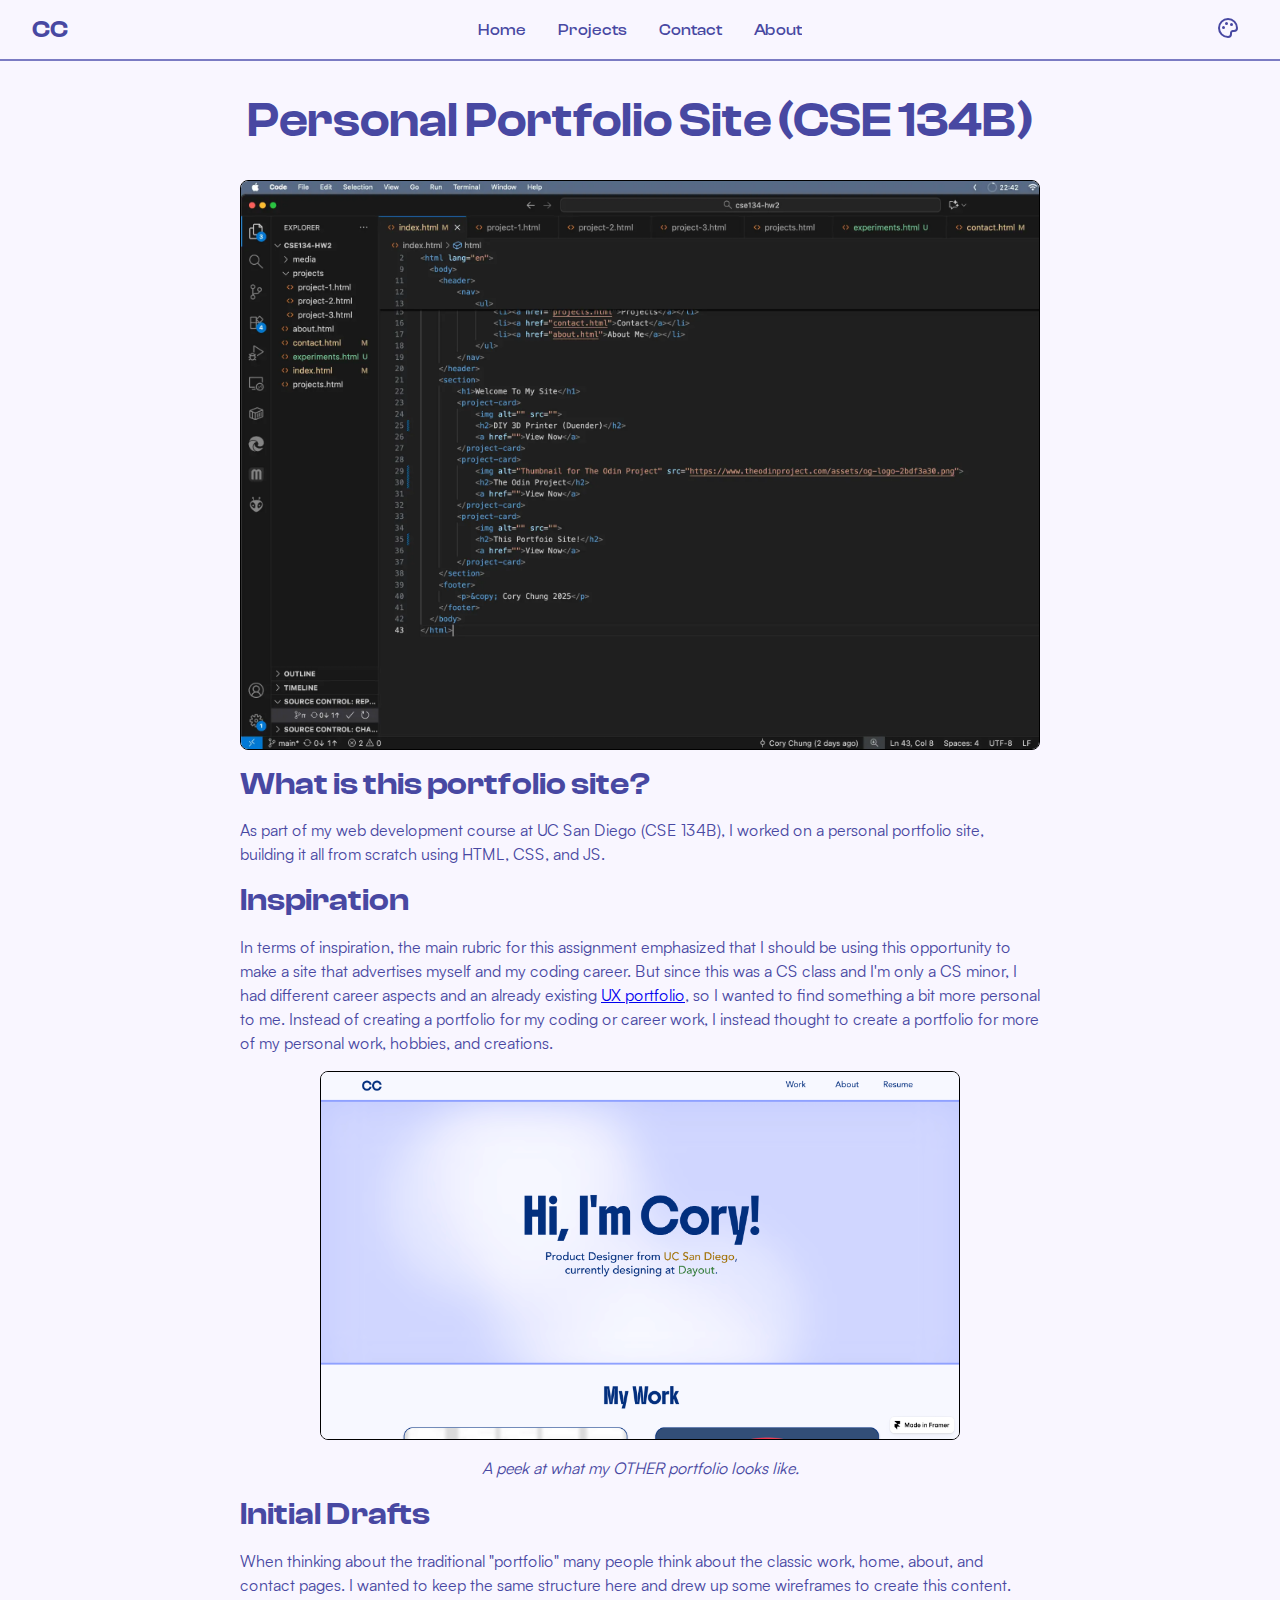
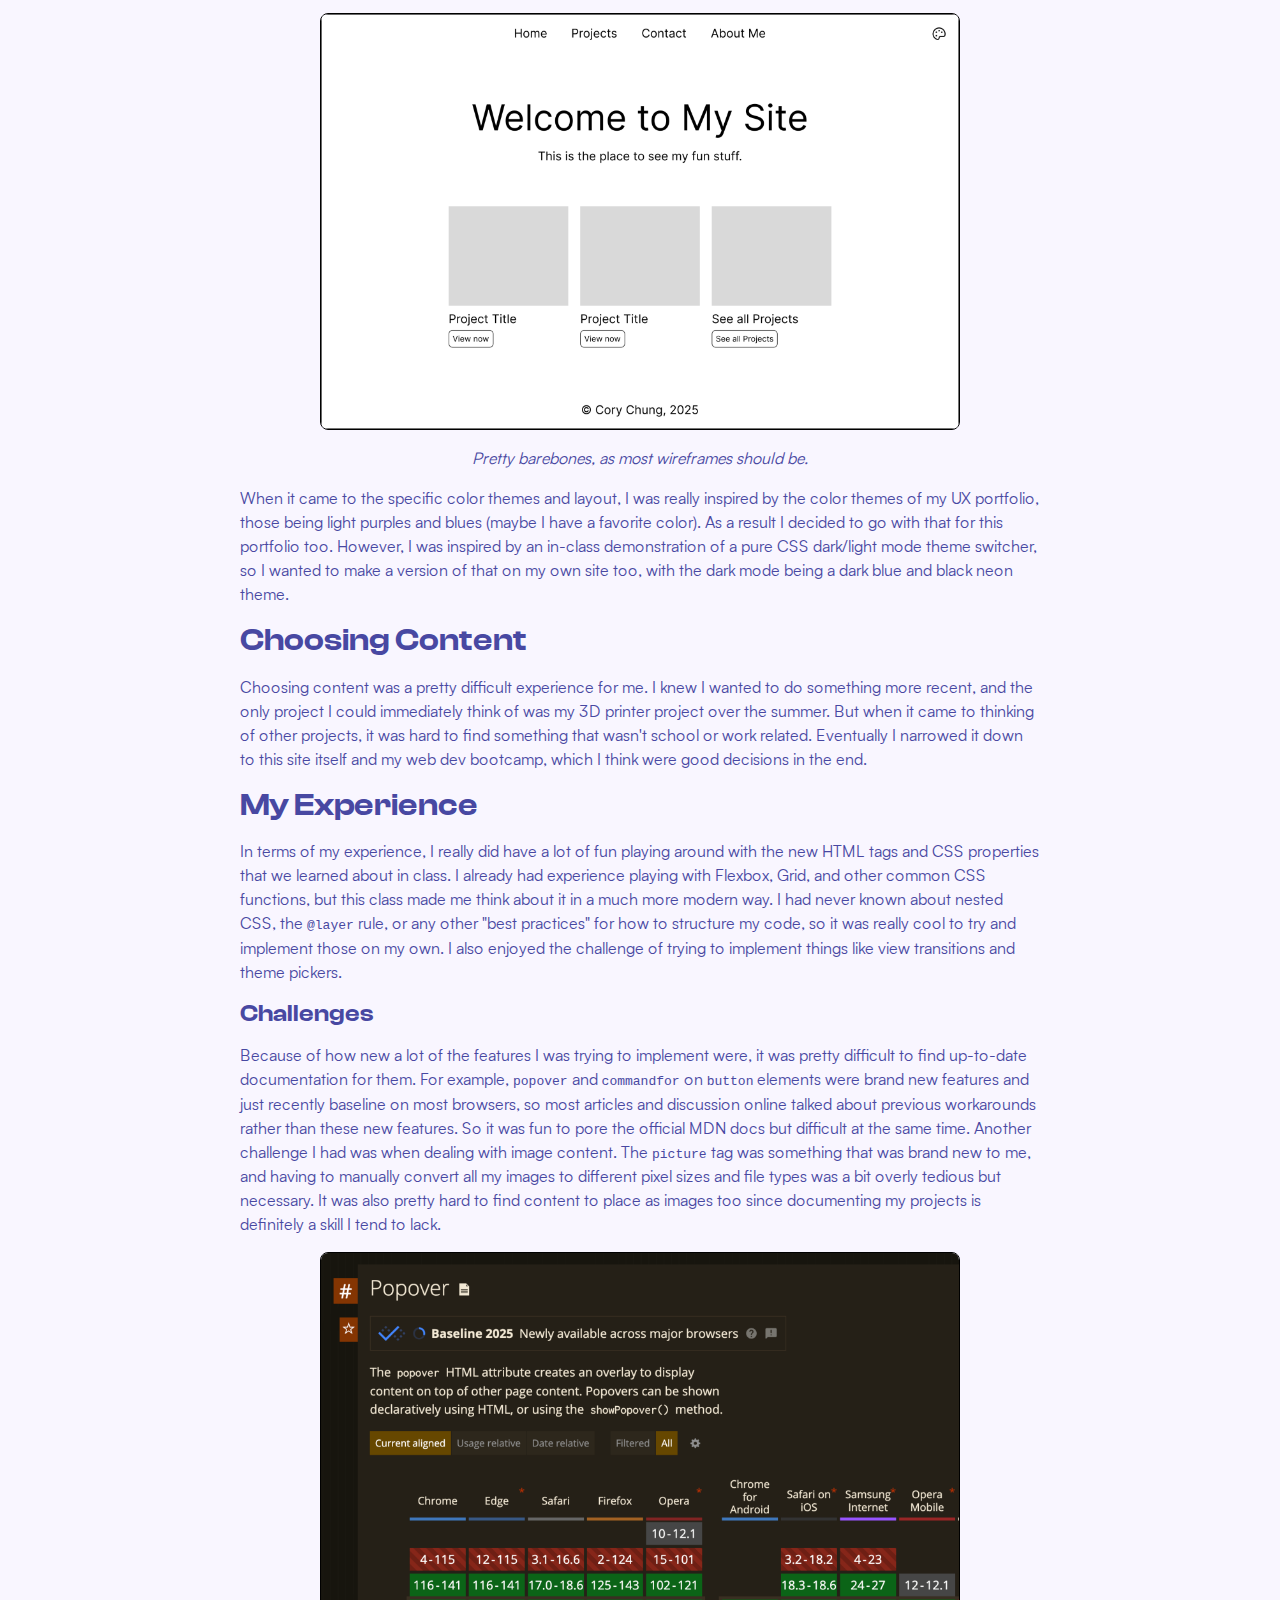
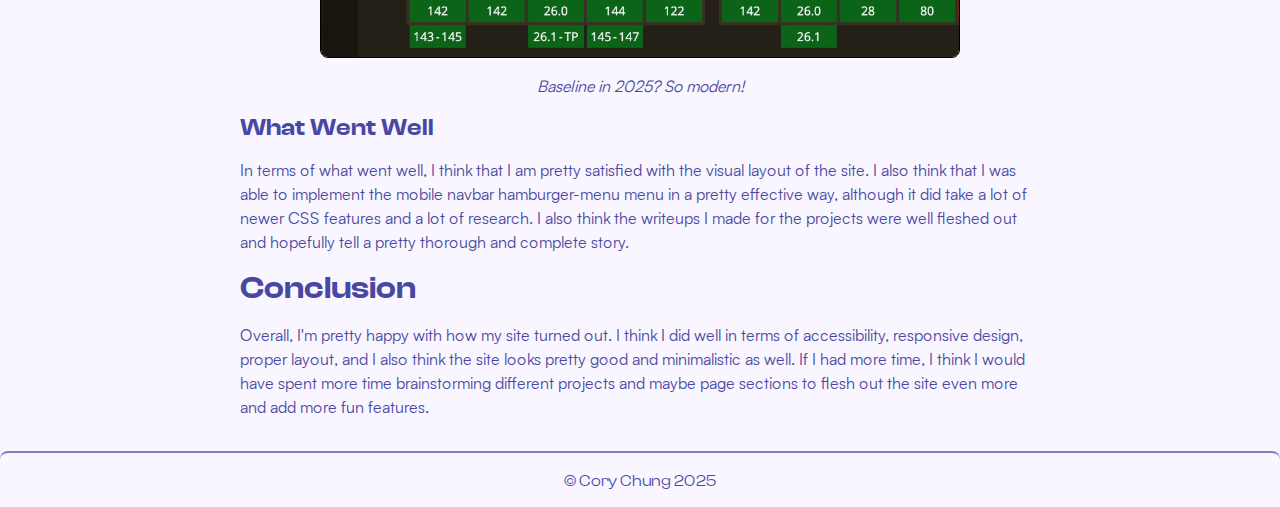
<file: projects/portfolio.html>
<!DOCTYPE html>
<html lang="en">
  <head>
    <meta charset="UTF-8">
    <meta name="viewport" content="width=device-width, initial-scale=1">
    <meta name="description" content="Cory Chung's personal portfolio site project created for UC San Diego's CSE 134B course.">
    <title>Personal Portfolio Site</title>
    <script src="/theme-picker.js"></script>
    <link rel="stylesheet" href="/style.css">
  </head>
  <body>
    <noscript>Your browser does not support JavaScript!</noscript>
    <header>
        <nav>
            <a href="/index.html" class="logo">CC</a>
            <button id="burger-menu" popovertarget="mypopover">Menu</button>
            <ul id="mypopover" popover>
                <li><a href="/index.html">Home</a></li>
                <li><a href="/projects.html">Projects</a></li>
                <li><a href="/contact.html">Contact</a></li>
                <li><a href="/about.html">About</a></li>
            </ul>
            <button id="theme-picker" commandfor="themeDialog" command="show-modal" aria-label="Pick a theme" hidden>
                <svg width="24px" height="24px" viewBox="0 0 24 24" fill="none" xmlns="http://www.w3.org/2000/svg">
                    <path d="M15.5 8.5H15.51M10.5 7.5H10.51M7.5 11.5H7.51M12 21C7.02944 21 3 16.9706 3 12C3 7.02944 7.02944 3 12 3C16.9706 3 21 7.02944 21 12C21 13.6569 19.6569 15 18 15H17.4C17.0284 15 16.8426 15 16.6871 15.0246C15.8313 15.1602 15.1602 15.8313 15.0246 16.6871C15 16.8426 15 17.0284 15 17.4V18C15 19.6569 13.6569 21 12 21ZM16 8.5C16 8.77614 15.7761 9 15.5 9C15.2239 9 15 8.77614 15 8.5C15 8.22386 15.2239 8 15.5 8C15.7761 8 16 8.22386 16 8.5ZM11 7.5C11 7.77614 10.7761 8 10.5 8C10.2239 8 10 7.77614 10 7.5C10 7.22386 10.2239 7 10.5 7C10.7761 7 11 7.22386 11 7.5ZM8 11.5C8 11.7761 7.77614 12 7.5 12C7.22386 12 7 11.7761 7 11.5C7 11.2239 7.22386 11 7.5 11C7.77614 11 8 11.2239 8 11.5Z" stroke="#4848a2" stroke-width="2" stroke-linecap="round" stroke-linejoin="round"/>
                </svg>
            </button>
        </nav>
    </header>
    <main>
      <article>
        <h1>Personal Portfolio Site (CSE 134B)</h1>
          <picture>
              <source srcset="/media/images/portfolio_thumbnail/portfolio_thumbnail-600.webp" media="(max-width: 600px)" type="image/webp">
              <source srcset="/media/images/portfolio_thumbnail/portfolio_thumbnail-1200.webp" media="(max-width: 1200px)" type="image/webp">
              <source srcset="/media/images/portfolio_thumbnail/portfolio_thumbnail-2000.webp" type="image/webp">
              <img width="3032" height="2156" src="/media/images/portfolio_thumbnail/portfolio_thumbnail.png" alt="Picture of the code behind this portfolio site">
          </picture>
        <section>
          <h2>What is this portfolio site?</h2>
          <p>As part of my web development course at UC San Diego (CSE 134B), I worked on a personal portfolio site, building it all from scratch using HTML, CSS, and JS.</p>
        </section>
        <section>
          <h2>Inspiration</h2>
          <p>In terms of inspiration, the main rubric for this assignment emphasized that I should be using this opportunity to make a site that advertises myself and my coding career. But since this was a CS class and I'm only a CS minor, I had different career aspects and an already existing <a href="https://corychung.framer.website/">UX portfolio</a>, so I wanted to find something a bit more personal to me. Instead of creating a portfolio for my coding or career work, I instead thought to create a portfolio for more of my personal work, hobbies, and creations.</p>
          <figure>
            <picture>
              <source srcset="/media/images/uxportfolio/uxportfolio-600.webp" media="(max-width: 600px)" type="image/webp">
              <source srcset="/media/images/uxportfolio/uxportfolio-1200.webp" media="(max-width: 1200px)" type="image/webp">
              <source srcset="/media/images/uxportfolio/uxportfolio-2000.webp" type="image/webp">
              <img src="/media/images/uxportfolio/uxportfolio.png" alt="Screenshot of Cory's UX portfolio" loading="lazy">
            </picture>
            <figcaption>A peek at what my OTHER portfolio looks like.</figcaption>
          </figure>
        </section>
        <section>
          <h2>Initial Drafts</h2>
          <p>When thinking about the traditional "portfolio" many people think about the classic work, home, about, and contact pages. I wanted to keep the same structure here and drew up some wireframes to create this content.</p>
          <figure>
            <picture>
              <source srcset="/media/images/wireframe/wireframe-600.webp" media="(max-width: 600px)" type="image/webp">
              <source srcset="/media/images/wireframe/wireframe-1200.webp" media="(max-width: 1200px)" type="image/webp">
              <source srcset="/media/images/wireframe/wireframe-2000.webp" type="image/webp">
              <img src="/media/images/wireframe/wireframe.png" alt="Screenshot of initial draft of the portfolio site, in black and white" loading="lazy">
            </picture>
            <figcaption>Pretty barebones, as most wireframes should be.</figcaption>
          </figure>
          <p>When it came to the specific color themes and layout, I was really inspired by the color themes of my UX portfolio, those being light purples and blues (maybe I have a favorite color). As a result I decided to go with that for this portfolio too. However, I was inspired by an in-class demonstration of a pure CSS dark/light mode theme switcher, so I wanted to make a version of that on my own site too, with the dark mode being a dark blue and black neon theme.</p>
        </section>
        <section>
          <h2>Choosing Content</h2>
          <p>Choosing content was a pretty difficult experience for me. I knew I wanted to do something more recent, and the only project I could immediately think of was my 3D printer project over the summer. But when it came to thinking of other projects, it was hard to find something that wasn't school or work related. Eventually I narrowed it down to this site itself and my web dev bootcamp, which I think were good decisions in the end.</p>
        </section>
        <section>
          <h2>My Experience</h2>
          <p>In terms of my experience, I really did have a lot of fun playing around with the new HTML tags and CSS properties that we learned about in class. I already had experience playing with Flexbox, Grid, and other common CSS functions, but this class made me think about it in a much more modern way. I had never known about nested CSS, the <code>@layer</code> rule, or any other "best practices" for how to structure my code, so it was really cool to try and implement those on my own. I also enjoyed the challenge of trying to implement things like view transitions and theme pickers. </p>
          <h3>Challenges</h3>
          <p>Because of how new a lot of the features I was trying to implement were, it was pretty difficult to find up-to-date documentation for them. For example, <code>popover</code> and <code>commandfor</code> on <code>button</code> elements were brand new features and just recently baseline on most browsers, so most articles and discussion online talked about previous workarounds rather than these new features. So it was fun to pore the official MDN docs but difficult at the same time. Another challenge I had was when dealing with image content. The <code>picture</code> tag was something that was brand new to me, and having to manually convert all my images to different pixel sizes and file types was a bit overly tedious but necessary. It was also pretty hard to find content to place as images too since documenting my projects is definitely a skill I tend to lack.</p>
          <figure>
            <picture>
              <source srcset="/media/images/popover/popover-600.webp" media="(max-width: 600px)" type="image/webp">
              <source srcset="/media/images/popover/popover-1200.webp" media="(max-width: 1200px)" type="image/webp">
              <source srcset="/media/images/popover/popover-2000.webp" type="image/webp">
              <img src="/media/images/popover/popover.png" alt="Screenshot showing the popover attribute being baseline in browsers in 2025" loading="lazy">
            </picture>
            <figcaption>Baseline in 2025? So modern!</figcaption>
          </figure>
          <h3>What Went Well</h3>
          <p>In terms of what went well, I think that I am pretty satisfied with the visual layout of the site. I also think that I was able to implement the mobile navbar hamburger-menu menu in a pretty effective way, although it did take a lot of newer CSS features and a lot of research. I also think the writeups I made for the projects were well fleshed out and hopefully tell a pretty thorough and complete story.</p>
        </section>
        <section>
          <h2>Conclusion</h2>
          <p>Overall, I'm pretty happy with how my site turned out. I think I did well in terms of accessibility, responsive design, proper layout, and I also think the site looks pretty good and minimalistic as well. If I had more time, I think I would have spent more time brainstorming different projects and maybe page sections to flesh out the site even more and add more fun features.</p>
        </section>
      </article>
    </main>
    <footer>
        <p>&copy; Cory Chung 2025</p>
    </footer>
    <!-- Theme Picker Dialog -->
    <dialog id="themeDialog">
        <header>
            <h3>Pick a theme!</h3>
        </header>
        <form>
            <input id="light" name="theme" type="radio" data-theme="light" onclick="light_theme()" checked></input>
            <label for="light">Light</label>
            <br>
            <input id="dark" name="theme" type="radio" data-theme="dark" onclick="dark_theme()"></input>
            <label for="dark">Dark</label>
        </form>
        <footer>
            <button commandfor="themeDialog" command="close">Close</button>
        </footer>
    </dialog>
  </body>
</html>
</file>
<file: style.css>
@layer reset, base, layout, components, mobile-override;

@layer reset {
    * {
        box-sizing: border-box;
        margin: 0;
        padding: 0;
    }
}

@layer base {

    @view-transition {
        navigation: auto;
    }
    @font-face {
        font-family: "Clash Display"; 
        src: url(media/fonts/ClashDisplay-Variable.woff2) format("woff2-variations"); 
        font-display: swap;
    }
    @font-face {
        font-family: "Satoshi"; 
        src: url(media/fonts/Satoshi-Variable.woff2) format("woff2-variations"); 
        font-display: swap;
    }

    :root {
        --background-color: #f9f6ff;
        --background-highlight: #000000;
        --text-color: #7b7bc3;
        --text-color-hover: #6868be;
        --text-color-active: #5656be;
        --heading-text-color: #4848a2;
        --border-settings: 2px solid #7b7bc3;
        --border-radius: 0.5rem;
    }

    :root:has(input[data-theme="dark"]:checked) {
        --background-color: #0B1215;
        --background-highlight: #FFFFFF;
        --text-color: #5A86AD;
        --text-color-hover: #9CCBFF;
        --text-color-active: #7AAFFF;
        --heading-text-color: #C3DDF6;
        --border-settings: 2px solid #5A86AD;
    }

    body {
        font-family:'Satoshi', Tahoma, Geneva, Verdana, sans-serif;
        line-height: 1.5;
        display: flex;
        flex-direction: column;
        align-items: center;
        min-height: 100dvh;
        background-color: var(--background-color, white);
        color: var(--heading-text-color, black);
    }

    h1,h2,h3,h4,h5,h6 {
        font-family: 'Clash Display', Tahoma, Geneva, Verdana, sans-serif;
        font-weight: 600;
        line-height: 1.15;
    }

    h1 {
        font-size: 3rem;
        margin-bottom: 0.5rem;
    }
    h1+p {
        margin-bottom: 1rem;
    }
    h2 {
        font-size: 2rem;
        margin-bottom: 1rem;
    }
    h3 {
        font-size: 1.5rem;
        margin-bottom: 1rem;
    }
    picture img {
        border: var(--border-settings, 1px solid black);
        border-radius: var(--border-radius, 0.5rem);
    }
    svg path {
        fill: var(--heading-text-color, black);
    }
}

@layer layout {
    header {
        background-color: var(--background-color, white);
        border-bottom: var(--border-settings, 1px solid black);
        width: 100%;
        margin-bottom: 2rem;

        /* Hide burger menu by default on desktop */
        #burger-menu {
            display: none;
        }
        .logo {
            font-family: "Clash Display", Tahoma, Geneva, Verdana, sans-serif;
            font-weight: 600;
            font-size: 1.5rem;
            text-decoration: none;
            color: var(--heading-text-color, black);
            width:fit-content;
        }
        .logo:hover {
            color:  var(--text-color-hover, black);
        }
        nav {
            display: grid;
            grid-template-columns: 1fr auto 1fr;
            align-items: center;
            justify-content: space-around;
            padding: 0.5rem 2rem;
            ul {
                list-style: none;
                position: static;
                display: flex;
                gap: 2rem;
                width: 100%;
                border: none;
                background-color: var(--background-color, white);
                a {
                    text-decoration: none;
                    color: var(--heading-text-color, black);
                    font-weight: 500;
                    font-family: "Clash Display";
                }
                a:hover {
                    color: var(--text-color-hover, black);
                }
            }
        }
        button {
            justify-self:end;
            background: none;
            cursor: pointer;
            border: none;
            text-align: right;
            width:fit-content;
            padding:0.5rem;
            svg path {
                stroke: var(--heading-text-color, black);
                fill: none;
            }
            svg path:hover {
                stroke: var(--text-color-hover, black);
            }
        }
    }

    main {
        padding: 0rem 1rem;
        width: 100%;
        max-width: 1200px;
        display:flex;
        flex: 1;
        flex-direction: column;
        justify-content: center;
        align-items: center;
        text-align: center;
        section {
            display: flex;
            flex-direction: column;
            justify-content: center;
            align-items: center;
            height: fit-content;
            width: inherit;
        }
        .project-grid {
            display: flex;
            justify-content: center;
            align-items: start;
            project-card {
                width: 100%;
                height: fit-content;
                padding: 1rem 1rem 0.5rem;
                display:flex;
                flex-direction: column;
                align-items: center;
                text-align: center;
                picture {
                    width: 100%;
                    max-width: 400px;
                    aspect-ratio: 4 / 3;
                    display: block;
                }
                picture img, svg {
                    object-fit: cover;
                    width: 100%;
                    height: 100%;
                    display: block;
                    aspect-ratio: 4/3;
                    border: var(--border-settings, 1px solid black);
                    border-radius: var(--border-radius, 0.5rem);
                }
                h2, p {
                    margin: 1rem 0rem 0rem;
                }
                a {
                    background-color: var(--heading-text-color, black);
                    text-decoration: none;
                    color: var(--background-color, white);
                    padding: 0.5rem;
                    margin-top: 1rem;
                    border-radius: var(--border-radius, 0.5rem);
                    &:hover{
                        background-color: var(--text-color-hover, black);
                    }
                    &:active {
                        background-color: var(--text-color-active, black);
                    }
                }

            }
            .upcoming-project svg {
                object-fit: cover;
                width: 100px;
                height: 100px;
                padding: 1rem;
                margin-bottom: 0.5rem;
            }
        }
        #social-links {
            display: flex;
            flex-direction: row;;
            gap: 2rem;
            align-items: center;
            border: var(--border-settings, 1px solid black);
            border-radius: var(--border-radius, 0.5rem);
            section {
                display: flex;
                flex-direction: column;
                justify-content: center;
                align-items: center;
            }
        }
        .page-section {
            text-align: center;
            display: flex;
            flex-direction: column;
            border: var(--border-settings, 1px solid black);
            border-radius: var(--border-radius, 0.5rem);
            width: 100%;
            max-width: 600px;            
            padding: 2rem;
            margin: 1rem 1rem 2rem;
            gap: 0.5rem;
            input,textarea {
                padding: 0.3rem;
                border-radius: var(--border-radius, 0.5rem);
                border: var(--border-settings, 1px solid black);
            }
            fieldset {
                border: none;
            }
            ul,p,label,fieldset,summary {
                text-align: left;
                align-self: start;
                list-style-position: inside;
            }
            p, ul {
                margin-bottom: 1rem;
            }
            details,summary {
                align-self: start;
                text-align: left;
                list-style-position: inside;
                p {
                    padding: 1rem 0rem;
                    margin: 0rem;
                    font-style: italic;
                }
                li {
                    font-style: italic;
                }
            }
            img {
                width: 60%;
                aspect-ratio: 1/1;
                object-fit: cover;
                height: auto;
            }
            button {
                background-color: var(--heading-text-color, black);
                text-decoration: none;
                color: var(--background-color, white);
                margin-top: 1rem;
                padding: 0.5rem;
                border-radius: var(--border-radius, 0.5rem);
                border: none;
                font-family: 'Satoshi', Tahoma, Geneva, Verdana, sans-serif;
                &:hover{
                    background-color: var(--text-color-hover, black);
                }
                &:active {
                    background-color: var(--text-color-active, black);
                }
            }
        }

        /* For project case study pages */
        article {
            max-width: 1000px;
            text-align: left;
            margin: auto;
            h1 {
                text-align: center;
                margin-bottom: 2rem;
            }
            figure {
                text-align: center;
                margin-bottom: 1rem;
            }
            figcaption {
                margin: auto;
                margin-top: 0.5rem;
                font-style: italic;
                width: 80%;
            }
            picture img {
                width: 80%;
                height: auto;
                display: block;
                margin: 0rem auto 1rem;
                border: 1px solid black;
            }
            section {
                width: 80%;
                align-items: start;
                margin: auto;
                h2,h3,p,iframe {
                    margin: 0rem 0rem 1rem;
                }
                iframe {
                    width: 100%;
                    border: 1px solid black;
                }
            }
            ul {
                list-style-position: inside;
                margin-bottom: 1rem;
                align-self: start;
            }
        }
    }

    footer {
        background-color: var(--background-color, white);
        border-top: var(--border-settings, 1px solid black);
        border-radius: var(--border-radius, 0.5rem);
        width: 100%;
        display:flex;
        align-items: center;
        justify-content: center;
        margin-top: 1rem;
        padding: 1rem 1.5rem;
        p {
            font-family: "Clash Display", Tahoma, Geneva, Verdana, sans-serif;
            font-weight: 400;
        }
    }
}

@layer components {
    dialog {
        margin: auto;
        text-align: center;
        padding: 1rem 2rem;
        color: var(--heading-text-color, black);
        background-color: var(--background-color, white);
        border: var(--border-settings, 1px solid black);
        border-radius: var(--border-radius, 0.5rem);
        header {
            font-size: 1.5rem;
            font-weight: bold;
            margin-bottom: 1rem;
            border: none;
        }
        form {   
            display: block;
            flex-direction: column;
            gap: 1rem;
        }
        footer {
            display: flex;
            flex-direction: column;
            gap: 1rem;
            border: none;
            padding: 0rem 0rem 1rem;
        }
        button {
            background-color: var(--heading-text-color, black);
            text-decoration: none;
            color: var(--background-color, white);
            padding: 0.5rem;
            border-radius: var(--border-radius, 0.5rem);
            border: none;
            font-family: 'Satoshi', Tahoma, Geneva, Verdana, sans-serif;
            &:hover{
                background-color: var(--text-color-hover, black);
            }
            &:active {
                background-color: var(--text-color-active, black);
            }
        }
    }
}

@layer mobile-override {
    @media only screen and (max-width: 600px) {
        .project-grid, #social-links {
            flex-direction: column;
        }
        article section, article picture img {
            width: 100%;
        }
        /* Mobile menu navbar */
        header {
            #burger-menu {
                display: inline-block;
                text-align:left;
                color: var(--heading-text-color, black);
                font-weight: 500;
                font-family: "Clash Display";
                font-size: 1rem;
            }
            nav {
                grid-template-columns: auto;
                justify-self: start;
                ul[popover] {
                    flex-direction: column;
                    gap: 1rem;
                    display: none;

                    transition: opacity 0.25s ease, transform 0.25s ease;
                    opacity: 0;
                    transform: translateY(-10px);
                }
                ul[popover]:popover-open {
                    display: flex;
                    padding: 2rem;
                    border-bottom: var(--border-settings, 1px solid black);

                    /* Animate popover menu opening */
                    opacity: 1;
                    transform: translateY(0);
                    li {
                        width: 100%;
                    }
                    @starting-style {
                        opacity: 0;
                        transform: translateY(-10px);
                    }
                }
            }
            .logo {
                display: none;
            }
            /* Remove theme picker since "commandfor" which it uses is not widely supported on mobile yet */
            button {
                display: none;
            }
        }
    }
}
</file>
<file: style-with-js.css>
@layer reset, base, layout, components, mobile-override;

@layer reset {
    * {
        box-sizing: border-box;
        margin: 0;
        padding: 0;
    }
}

@layer base {

    @view-transition {
        navigation: auto;
    }

    main {
        view-transition-name: main;
    }

    @keyframes fade-out-main {
        from {
            opacity: 1;
            transform: translateY(0);
        }
        to {
            opacity: 0;
            transform: translateY(40px);
        }
    }
    @keyframes fade-in-main {
        from {
            opacity: 0;
            transform: translateY(40px);
        }
        to {
            opacity: 1;
            transform: translateY(0);
        }
    }

    ::view-transition-old(main) {
        animation: 0.2s ease-out both fade-out-main;
    }


    ::view-transition-new(main) {
        animation: 0.4s ease-out both fade-in-main;
    }

    ::view-transition-old(main),
    ::view-transition-new(main) {
    /* keep background consistent while animating */
        background: transparent;
    }



    @font-face {
        font-family: "Clash Display"; 
        src: url(media/fonts/ClashDisplay-Variable.woff2) format("woff2-variations"); 
        font-display: swap;
    }
    @font-face {
        font-family: "Satoshi"; 
        src: url(media/fonts/Satoshi-Variable.woff2) format("woff2-variations"); 
        font-display: swap;
    }

    :root[data-theme="light"] {
        --background-color: #f9f6ff;
        --background-highlight: #000000;
        --text-color: #7b7bc3;
        --text-color-hover: #6868be;
        --text-color-active: #5656be;
        --heading-text-color: #4848a2;
        --border-settings: 2px solid #7b7bc3;

        --border-radius: 0.5rem;
        --error-color: #ff8181;
        --error-field-color: #ffeaea;
        --verify-color: #00ac00;
    }

    :root[data-theme="dark"] {
        --background-color: #0B1215;
        --background-highlight: #FFFFFF;
        --text-color: #5A86AD;
        --text-color-hover: #9CCBFF;
        --text-color-active: #7AAFFF;
        --heading-text-color: #C3DDF6;
        --border-settings: 2px solid #5A86AD;

        --border-radius: 0.5rem;
        --error-color: #ff8181;
        --error-field-color: #ffeaea;
        --verify-color: #00ac00;
    }

    body {
        font-family:'Satoshi', Tahoma, Geneva, Verdana, sans-serif;
        line-height: 1.5;
        display: flex;
        flex-direction: column;
        align-items: center;
        min-height: 100dvh;
        background-color: var(--background-color, white);
        color: var(--heading-text-color, black);
    }

    h1,h2,h3,h4,h5,h6 {
        font-family: 'Clash Display', Tahoma, Geneva, Verdana, sans-serif;
        font-weight: 600;
        line-height: 1.15;
    }

    h1 {
        font-size: 3rem;
        margin-bottom: 0.5rem;
    }
    h1+p {
        margin-bottom: 1rem;
    }
    h2 {
        font-size: 2rem;
        margin-bottom: 1rem;
    }
    h3 {
        font-size: 1.5rem;
        margin-bottom: 1rem;
    }
    picture img {
        border: var(--border-settings, 1px solid black);
        border-radius: var(--border-radius, 0.5rem);
    }
    svg path {
        fill: var(--heading-text-color, black);
    }
}

@layer layout {
    header {
        background-color: var(--background-color, white);
        border-bottom: var(--border-settings, 1px solid black);
        width: 100%;
        margin-bottom: 2rem;

        /* Hide burger menu by default on desktop */
        #burger-menu {
            display: none;
        }
        .logo {
            font-family: "Clash Display", Tahoma, Geneva, Verdana, sans-serif;
            font-weight: 600;
            font-size: 1.5rem;
            text-decoration: none;
            color: var(--heading-text-color, black);
            width:fit-content;
        }
        .logo:hover {
            color:  var(--text-color-hover, black);
        }
        nav {
            display: grid;
            grid-template-columns: 1fr auto 1fr;
            align-items: center;
            justify-content: space-around;
            padding: 0.5rem 2rem;
            ul {
                list-style: none;
                position: static;
                display: flex;
                gap: 2rem;
                width: 100%;
                border: none;
                background-color: var(--background-color, white);
                a {
                    text-decoration: none;
                    color: var(--heading-text-color, black);
                    font-weight: 500;
                    font-family: "Clash Display";
                }
                a:hover {
                    color: var(--text-color-hover, black);
                }
            }
        }
        button {
            justify-self:end;
            background: none;
            cursor: pointer;
            border: none;
            text-align: right;
            width:fit-content;
            padding:0.5rem;
            svg path {
                stroke: var(--heading-text-color, black);
                fill: none;
            }
            svg path:hover {
                stroke: var(--text-color-hover, black);
            }
        }
    }

    main {
        padding: 0rem 1rem;
        width: 100%;
        max-width: 1200px;
        display:flex;
        flex: 1;
        flex-direction: column;
        justify-content: center;
        align-items: center;
        text-align: center;
        section {
            display: flex;
            flex-direction: column;
            justify-content: center;
            align-items: center;
            height: fit-content;
            width: inherit;
        }
        .project-grid {
            display: flex;
            justify-content: center;
            align-items: start;
            project-card {
                width: 100%;
                height: fit-content;
                padding: 1rem 1rem 0.5rem;
                display:flex;
                flex-direction: column;
                align-items: center;
                text-align: center;
                picture {
                    width: 100%;
                    max-width: 400px;
                    aspect-ratio: 4 / 3;
                    display: block;
                }
                picture img, svg {
                    object-fit: cover;
                    width: 100%;
                    height: 100%;
                    display: block;
                    aspect-ratio: 4/3;
                    border: var(--border-settings, 1px solid black);
                    border-radius: var(--border-radius, 0.5rem);
                }
                h2, p {
                    margin: 1rem 0rem 0rem;
                }
                a {
                    background-color: var(--heading-text-color, black);
                    text-decoration: none;
                    color: var(--background-color, white);
                    padding: 0.5rem;
                    margin-top: 1rem;
                    border-radius: var(--border-radius, 0.5rem);
                    &:hover{
                        background-color: var(--text-color-hover, black);
                    }
                    &:active {
                        background-color: var(--text-color-active, black);
                    }
                }

            }
            .upcoming-project svg {
                object-fit: cover;
                width: 100px;
                height: 100px;
                padding: 1rem;
                margin-bottom: 0.5rem;
            }
        }
        #social-links {
            display: flex;
            flex-direction: row;;
            gap: 2rem;
            align-items: center;
            border: var(--border-settings, 1px solid black);
            border-radius: var(--border-radius, 0.5rem);
            section {
                display: flex;
                flex-direction: column;
                justify-content: center;
                align-items: center;
            }
        }
        .page-section {
            text-align: center;
            display: flex;
            flex-direction: column;
            border: var(--border-settings, 1px solid black);
            border-radius: var(--border-radius, 0.5rem);
            width: 100%;
            max-width: 600px;            
            padding: 2rem;
            margin: 1rem 1rem 2rem;
            gap: 0.5rem;
            input,textarea {
                padding: 0.3rem;
                border-radius: var(--border-radius, 0.5rem);
                border: var(--border-settings, 1px solid black);
                font-family: 'Satoshi', Tahoma, Geneva, Verdana, sans-serif;
            }

            /* BEGIN Styling for HW4 */

            input:user-invalid, textarea:user-invalid {
                border-color: var(--error-color);
                background-color: var(--error-field-color);
            }

            input:user-valid, textarea:user-valid {
                border-color: var(--verify-color);
            }

            &>label::after,
            fieldset>legend::after {
                content: "*";
                color: var(--error-color);
            }

            .form-message {
                position: relative;
                height: 1.5rem;
                text-align: center;
                output {
                    position: absolute;
                    top: 50%;
                    left: 0;
                    width: 100%;
                    text-align: center;
                    opacity: 0;
                    padding: none;
                    height:0;
                    font-weight: bold;
                }
                #form-error {
                    color: var(--error-color);
                    transition: opacity 0.4s ease;
                }

                #form-info {
                    color: var(--verify-color);
                    transition: opacity 0.4s ease;
                }
            }

            /* END Styling for HW4 */

            fieldset {
                border: none;
            }
            ul,p,label,fieldset,summary {
                text-align: left;
                align-self: start;
                list-style-position: inside;
            }
            p, ul {
                margin-bottom: 1rem;
            }
            details,summary {
                align-self: start;
                text-align: left;
                list-style-position: inside;
                p {
                    padding: 1rem 0rem;
                    margin: 0rem;
                    font-style: italic;
                }
                li {
                    font-style: italic;
                }
            }
            img {
                width: 60%;
                aspect-ratio: 1/1;
                object-fit: cover;
                height: auto;
            }
            button {
                background-color: var(--heading-text-color, black);
                text-decoration: none;
                color: var(--background-color, white);
                margin-top: 1rem;
                padding: 0.5rem;
                border-radius: var(--border-radius, 0.5rem);
                border: none;
                font-family: 'Satoshi', Tahoma, Geneva, Verdana, sans-serif;
                &:hover{
                    background-color: var(--text-color-hover, black);
                }
                &:active {
                    background-color: var(--text-color-active, black);
                }
            }
        }

        /* For project case study pages */
        article {
            max-width: 1000px;
            text-align: left;
            margin: auto;
            h1 {
                text-align: center;
                margin-bottom: 2rem;
            }
            figure {
                text-align: center;
                margin-bottom: 1rem;
            }
            figcaption {
                margin: auto;
                margin-top: 0.5rem;
                font-style: italic;
                width: 80%;
            }
            picture img {
                width: 80%;
                height: auto;
                display: block;
                margin: 0rem auto 1rem;
                border: 1px solid black;
            }
            section {
                width: 80%;
                align-items: start;
                margin: auto;
                h2,h3,p,iframe {
                    margin: 0rem 0rem 1rem;
                }
                iframe {
                    width: 100%;
                    border: 1px solid black;
                }
            }
            ul {
                list-style-position: inside;
                margin-bottom: 1rem;
                align-self: start;
            }
        }
    }

    footer {
        background-color: var(--background-color, white);
        border-top: var(--border-settings, 1px solid black);
        border-radius: var(--border-radius, 0.5rem);
        width: 100%;
        display:flex;
        align-items: center;
        justify-content: center;
        margin-top: 1rem;
        padding: 1rem 1.5rem;
        p {
            font-family: "Clash Display", Tahoma, Geneva, Verdana, sans-serif;
            font-weight: 400;
        }
    }
}

@layer components {
    dialog {
        margin: auto;
        text-align: center;
        padding: 1rem 2rem;
        color: var(--heading-text-color, black);
        background-color: var(--background-color, white);
        border: var(--border-settings, 1px solid black);
        border-radius: var(--border-radius, 0.5rem);
        header {
            font-size: 1.5rem;
            font-weight: bold;
            margin-bottom: 1rem;
            border: none;
        }
        form {   
            display: block;
            flex-direction: column;
            gap: 1rem;
        }
        footer {
            display: flex;
            flex-direction: column;
            gap: 1rem;
            border: none;
            padding: 0rem 0rem 1rem;
        }
        button {
            background-color: var(--heading-text-color, black);
            text-decoration: none;
            color: var(--background-color, white);
            padding: 0.5rem;
            border-radius: var(--border-radius, 0.5rem);
            border: none;
            font-family: 'Satoshi', Tahoma, Geneva, Verdana, sans-serif;
            &:hover{
                background-color: var(--text-color-hover, black);
            }
            &:active {
                background-color: var(--text-color-active, black);
            }
        }
    }
}

@layer mobile-override {
    @media only screen and (max-width: 600px) {
        .project-grid, #social-links {
            flex-direction: column;
        }
        article section, article picture img {
            width: 100%;
        }
        /* Mobile menu navbar */
        header {
            #burger-menu {
                display: inline-block;
                text-align:left;
                color: var(--heading-text-color, black);
                font-weight: 500;
                font-family: "Clash Display";
                font-size: 1rem;
            }
            nav {
                grid-template-columns: auto;
                justify-self: start;
                ul[popover] {
                    flex-direction: column;
                    gap: 1rem;
                    display: none;

                    transition: opacity 0.25s ease, transform 0.25s ease;
                    opacity: 0;
                    transform: translateY(-10px);
                }
                ul[popover]:popover-open {
                    display: flex;
                    padding: 2rem;
                    border-bottom: var(--border-settings, 1px solid black);

                    /* Animate popover menu opening */
                    opacity: 1;
                    transform: translateY(0);
                    li {
                        width: 100%;
                    }
                    @starting-style {
                        opacity: 0;
                        transform: translateY(-10px);
                    }
                }
            }
            .logo {
                display: none;
            }
            /* Remove theme picker since "commandfor" which it uses is not widely supported on mobile yet */
            button {
                display: none;
            }
        }
    }
}
</file>
